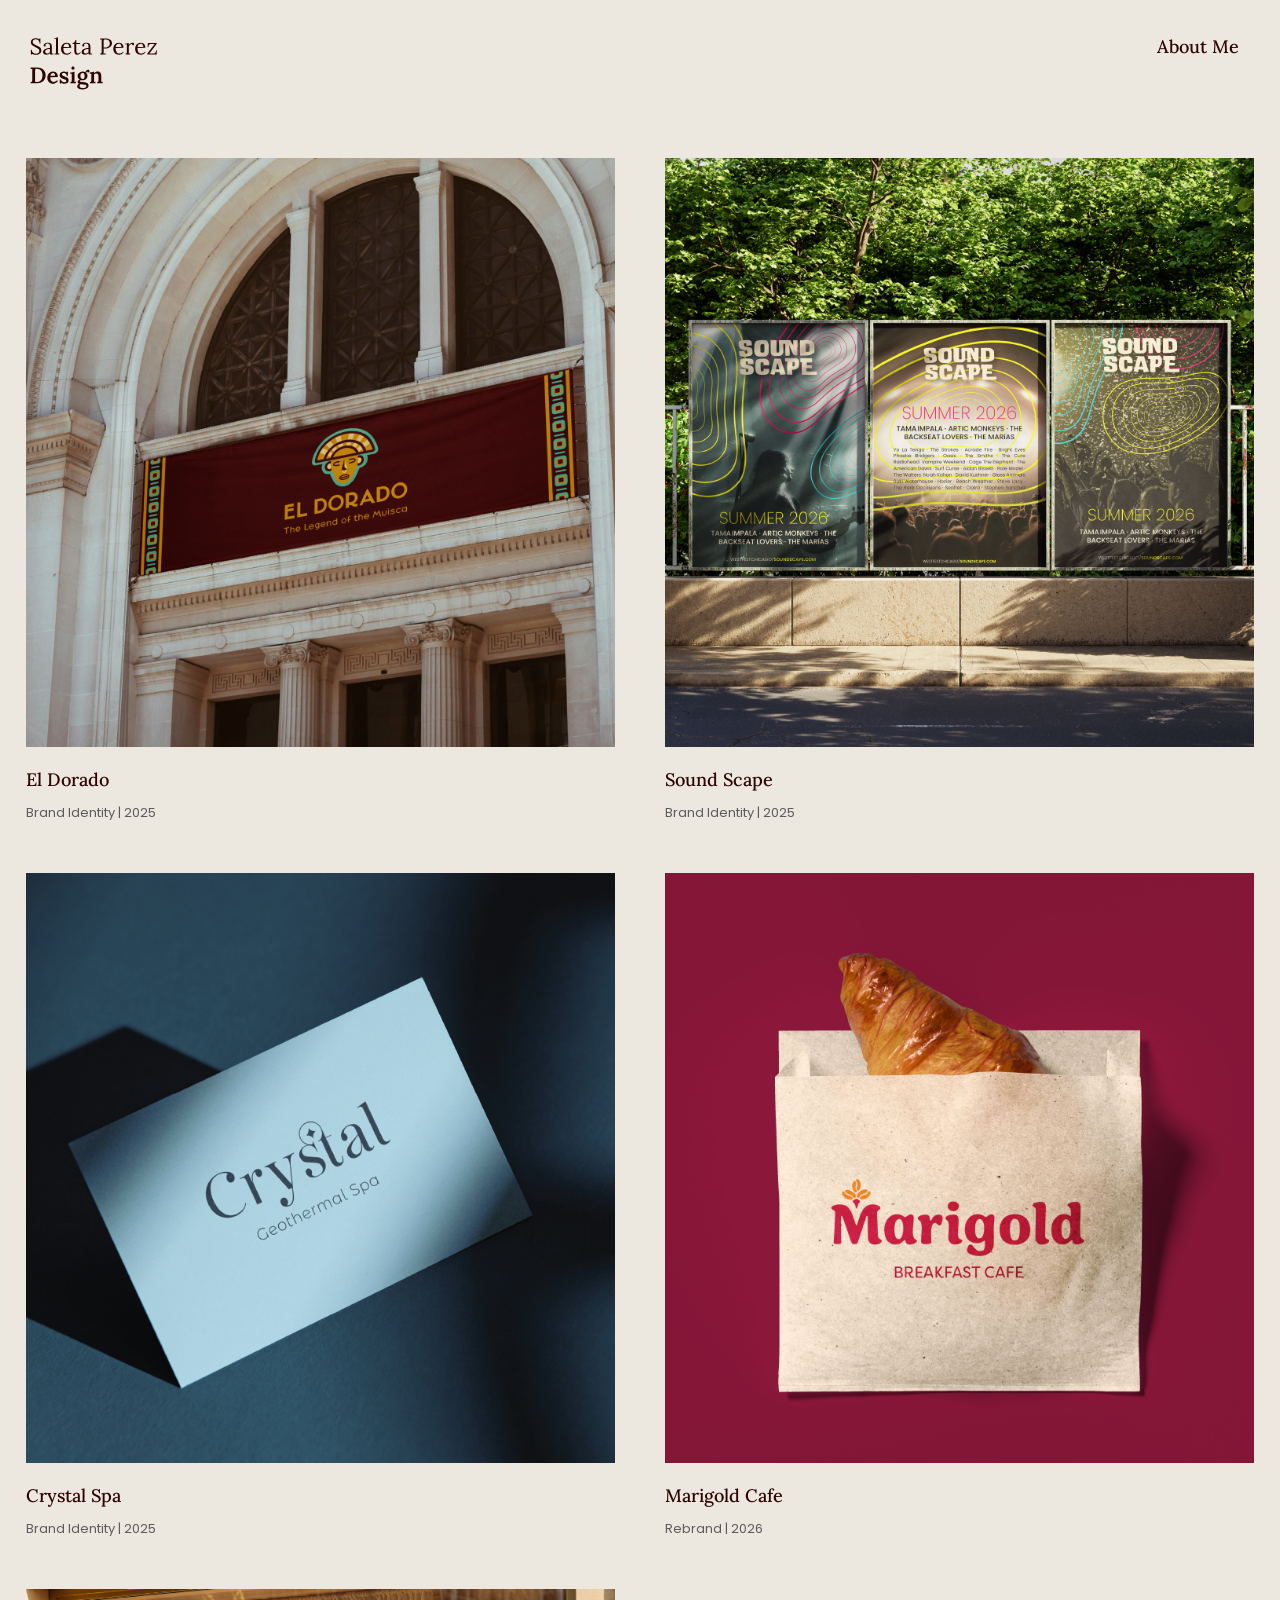
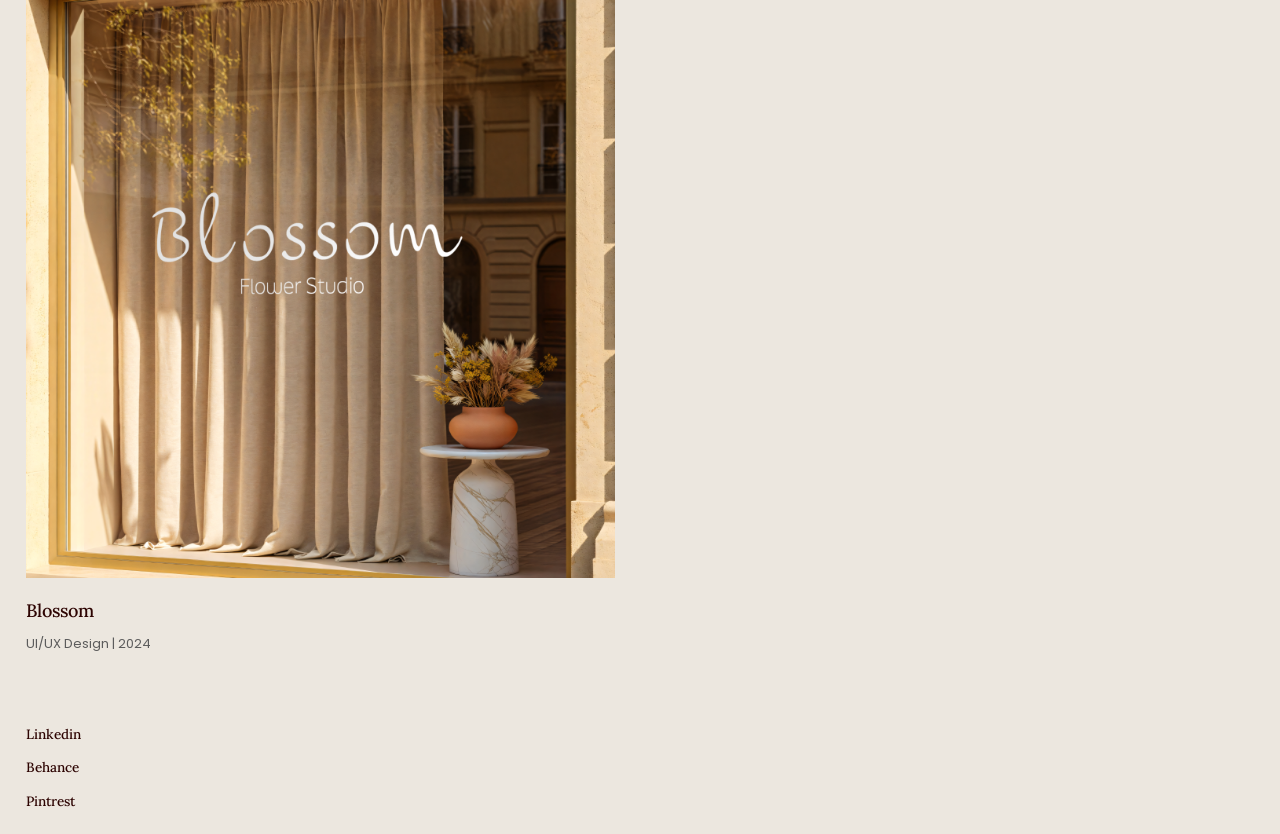
<file: index.html>
<!DOCTYPE html>
<html lang="en">

<head>
    <meta charset="UTF-8">
    <meta name="viewport" content="width=device-width, initial-scale=1">
    <title>Saleta Perez Portfolio</title>
    <link href="styles/main.css" type="text/css" rel="stylesheet">
    <link rel = "stylesheet" media = "screen and (min-width: 601px) and (max-width: 999px)" href = "styles/tablet.css">
    <link rel = "stylesheet" media = "screen and (max-width: 600px)" href = "styles/mobile.css">
    <link href="https://fonts.googleapis.com/css2?family=Parastoo:wght@400..700&family=Poppins:ital,wght@0,100;0,200;0,300;0,400;0,500;0,600;0,700;0,800;0,900;1,100;1,200;1,300;1,400;1,500;1,600;1,700;1,800;1,900&display=swap" rel="stylesheet">
    
    <link href="styles/layout.css" rel="stylesheet">
<link href="styles/motion.css" rel="stylesheet">
</head> 
<body class="home-page">

    <!-- header -->

    <header>
        <a href="index.html"> 
        <img class= "logo-img" src="assets/logo.svg" alt="logo">
        </a>
        <nav>
            <a href="aboutme.html">About Me</a>
        </nav>
        <img src="assets/hamburger-menu-btn.svg" class="hamburger-button" alt="image">
        <div class = "mobile-overlay">
            <img src="assets/close.svg" class="close-button" alt="image">
            <div class="overlay-nav">
                <a href="eldorado.html">El Dorado</a>
                <a href="soundscape.html">Sound Scape</a>
                <a href="crystalspa.html">Crystal Spa</a>
                <a href="marigold.html">Marigold Cafe</a>
                <a href="blossom.html">Blossom</a>
                <a href="aboutme.html">About Me</a>
            </div> 
        </div>
    </header>

   

    <!-- portfolio pieces -->

    <div class="portfolio-grid">
        <a class="projects" href="eldorado.html">
            <img src="assets/pro1.png" alt="image">
            <h2>El Dorado</h2>
            <p>Brand Identity | 2025</p>
        </a>

        <a class="projects" href="soundscape.html">
            <img src="assets/pro2.png" alt="image">
            <h2>Sound Scape</h2>
            <p>Brand Identity | 2025</p>
        </a>
    

        <a class="projects" href="crystalspa.html">
            <img src="assets/pro3.png" alt="image">
            <h2>Crystal Spa</h2>
            <p>Brand Identity | 2025</p>
        </a>
    
        <a class="projects" href="marigold.html">
            <img src="assets/pro4.png" alt="image">
            <h2>Marigold Cafe</h2>
            <p>Rebrand | 2026</p>
        </a>
    

        <a class="projects" href="blossom.html">
            <img src="assets/pro5.png" alt="image">
            <h2>Blossom</h2>
            <p>UI/UX Design | 2024</p>
        </a>
    </div>
  


    <!-- footer -->

    <footer>
        <div class="footer-container">
            <p><a href="https://www.linkedin.com/in/saleta-perez-a75803266" target="_blank">Linkedin</a></p>
            <p><a href="https://www.behance.net/saletaperez" target="_blank">Behance</a></p>
            <p><a href="https://www.pinterest.com/189saleta918/" target="_blank">Pintrest</a></p>
        </div>
    </footer>

    <script src="js/script.js"></script>
    
    
  

<script src="js/motion.js"></script>
</body>

</html>
</file>
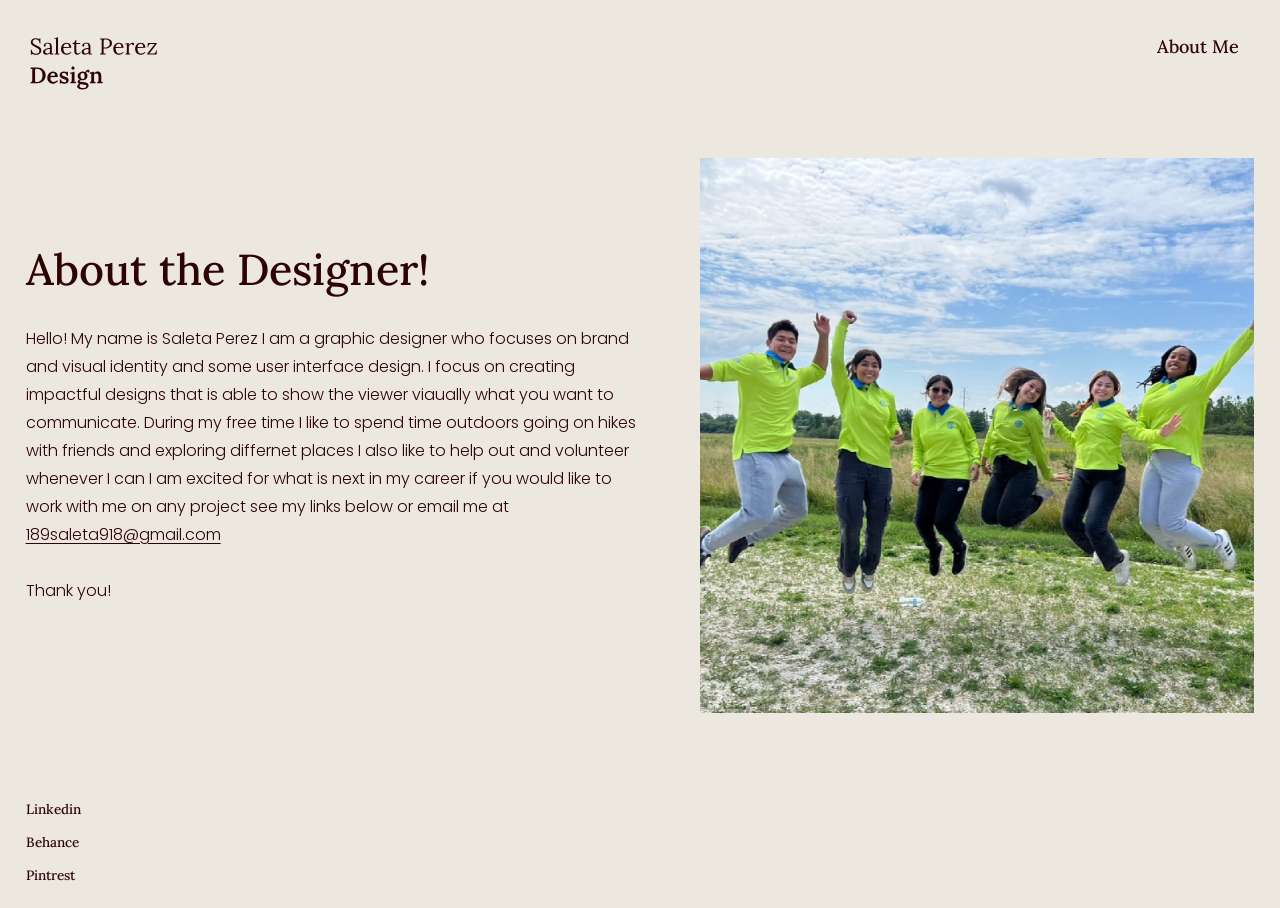
<file: aboutme.html>
<!DOCTYPE html>

<html lang="en">
<head>
<meta charset="utf-8"/>
<meta content="width=device-width, initial-scale=1" name="viewport"/>
<title>Saleta Perez Portfolio</title>
<link href="styles/main.css" rel="stylesheet" type="text/css"/>
<link href="styles/tablet.css" media="screen and (min-width: 601px) and (max-width: 999px)" rel="stylesheet"/>
<link href="styles/mobile.css" media="screen and (max-width: 600px)" rel="stylesheet"/>
<link href="https://fonts.googleapis.com/css2?family=Parastoo:wght@400..700&amp;family=Poppins:ital,wght@0,100;0,200;0,300;0,400;0,500;0,600;0,700;0,800;0,900;1,100;1,200;1,300;1,400;1,500;1,600;1,700;1,800;1,900&amp;display=swap" rel="stylesheet"/>
<link href="styles/layout.css" rel="stylesheet"/>
<link href="styles/motion.css" rel="stylesheet"/>
</head>
<body class="about-page">
<!-- header -->
<header>
<a href="index.html">
<img alt="logo" class="logo-img" src="assets/logo.svg"/>
</a>
<nav>
<a href="aboutme.html">About Me</a>
</nav>
<img alt="image" class="hamburger-button" src="assets/hamburger-menu-btn.svg"/>
<div class="mobile-overlay">
<img alt="image" class="close-button" src="assets/close.svg"/>
<div class="overlay-nav">
<a href="eldorado.html">El Dorado</a>
<a href="soundscape.html">Sound Scape</a>
<a href="crystalspa.html">Crystal Spa</a>
<a href="marigold.html">Marigold Cafe</a>
<a href="blossom.html">Blossom</a>
<a href="aboutme.html">About Me</a>
</div>
</div>
</header>
<main class="about-layout">
<div class="container">
<div class="aboutme-info">
<h1>About the Designer!</h1>
<p class="about-copy">Hello! My name is Saleta Perez I am a graphic designer who focuses on brand and visual identity and some user interface design.
            I focus on creating impactful designs that is able to show the viewer viaually what you want to communicate. During my free time
            I like to spend time outdoors going on hikes with friends and exploring differnet places I also like to help out and volunteer whenever I can
            I am excited for what is next in my career if you would like to work with me on any project see my links below or email me at <a href="mailto:189saleta918@gmail.com">189saleta918@gmail.com</a><br/><br/>

            Thank you!<br/><br/>
</p>
</div>
</div>
<div class="carousel">
<img alt="image" class="carousel-images" src="assets/img3.png"/>


</div>
</main>
<!-- footer -->
<footer>
<div class="footer-container">
<p><a href="https://www.linkedin.com/in/saleta-perez-a75803266" target="_blank">Linkedin</a></p>
<p><a href="https://www.behance.net/saletaperez" target="_blank">Behance</a></p>
<p><a href="https://www.pinterest.com/189saleta918/" target="_blank">Pintrest</a></p>
</div>
</footer>
<script src="js/script.js"></script>
<script src="js/motion.js"></script>
</body>
</html>
</file>
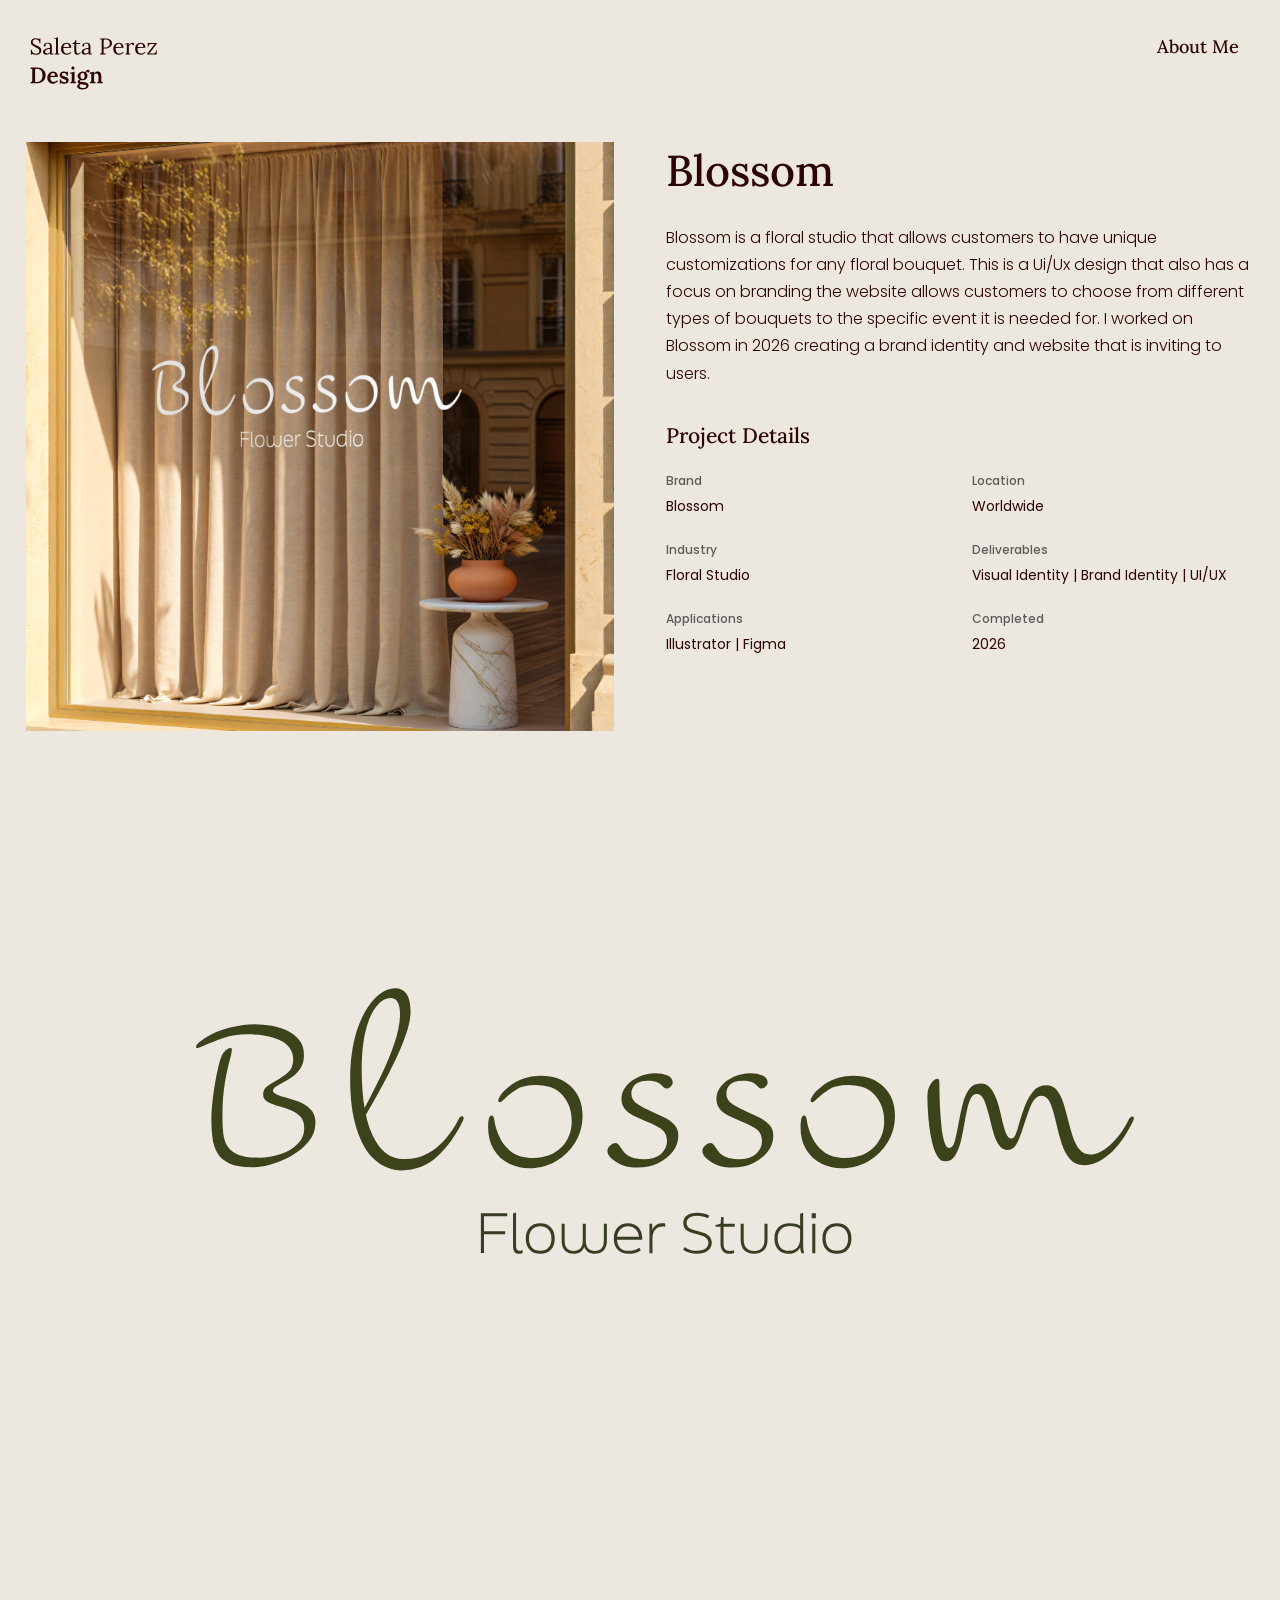
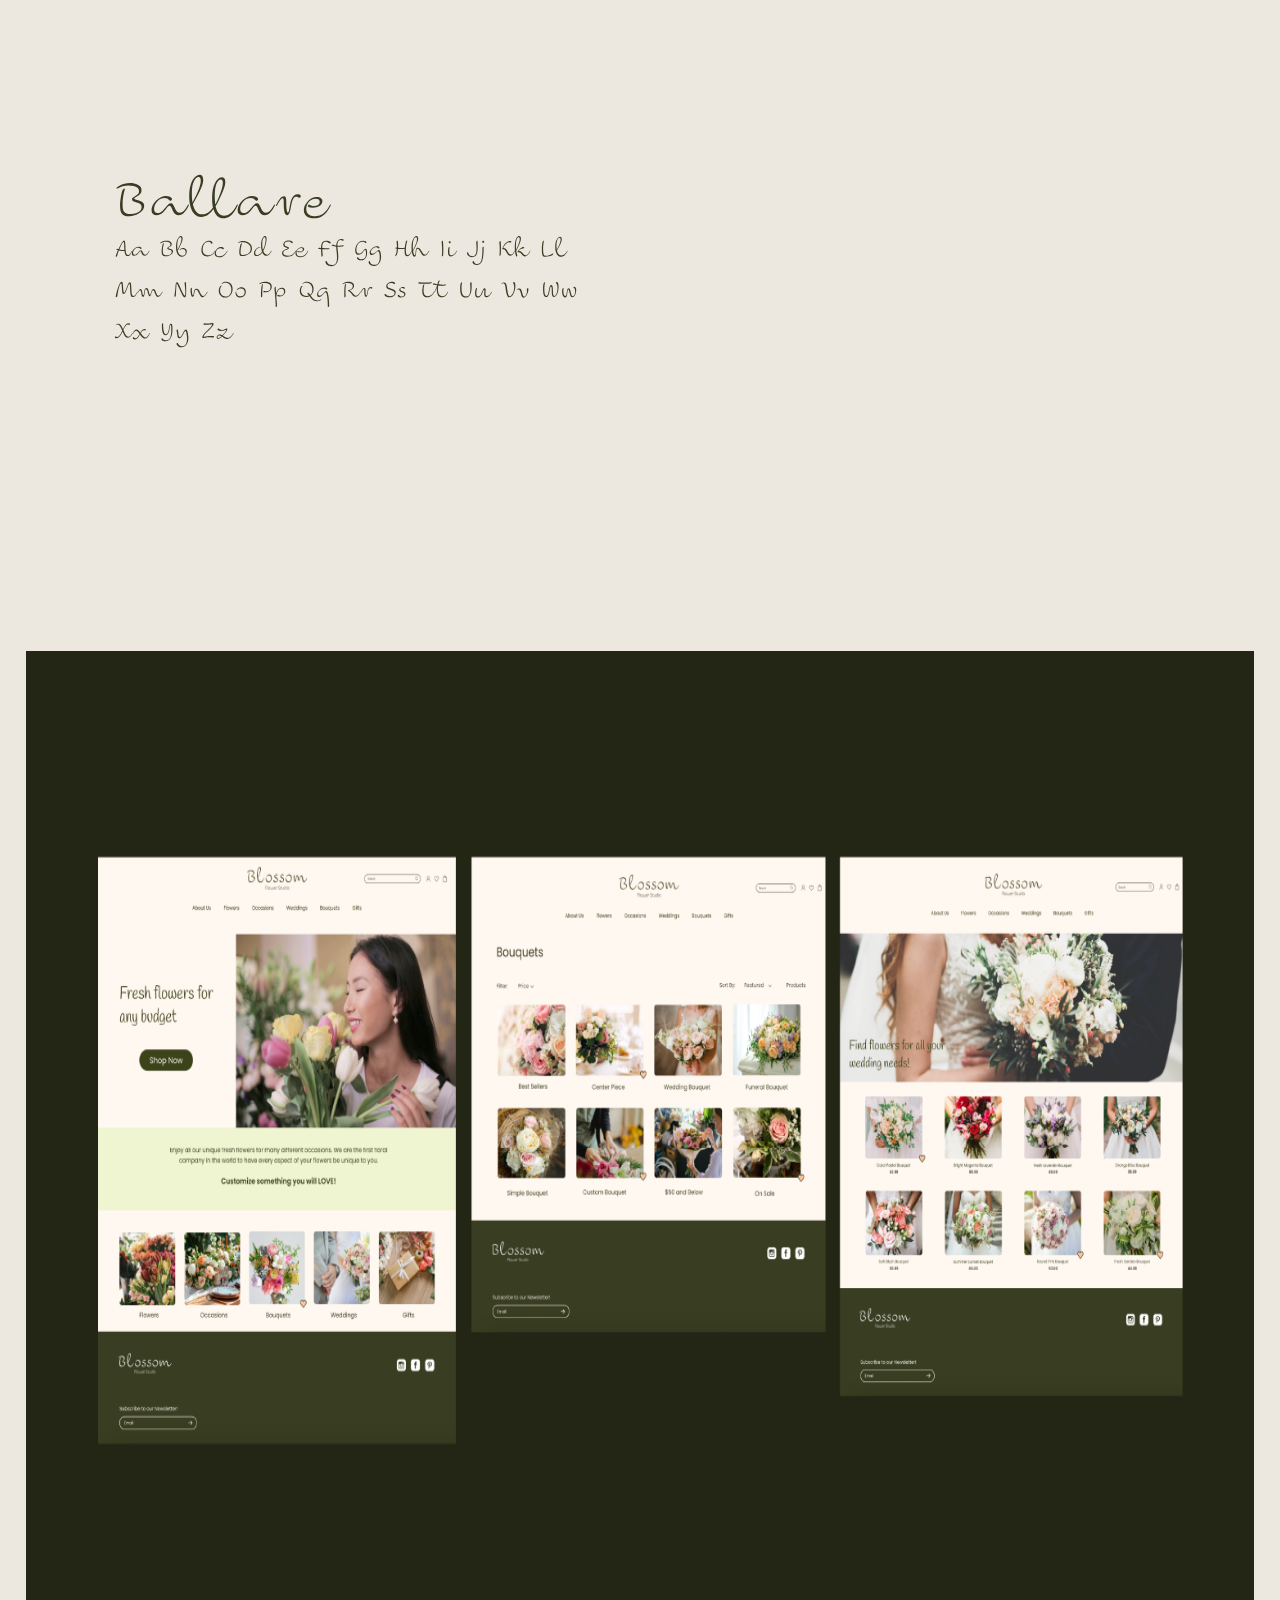
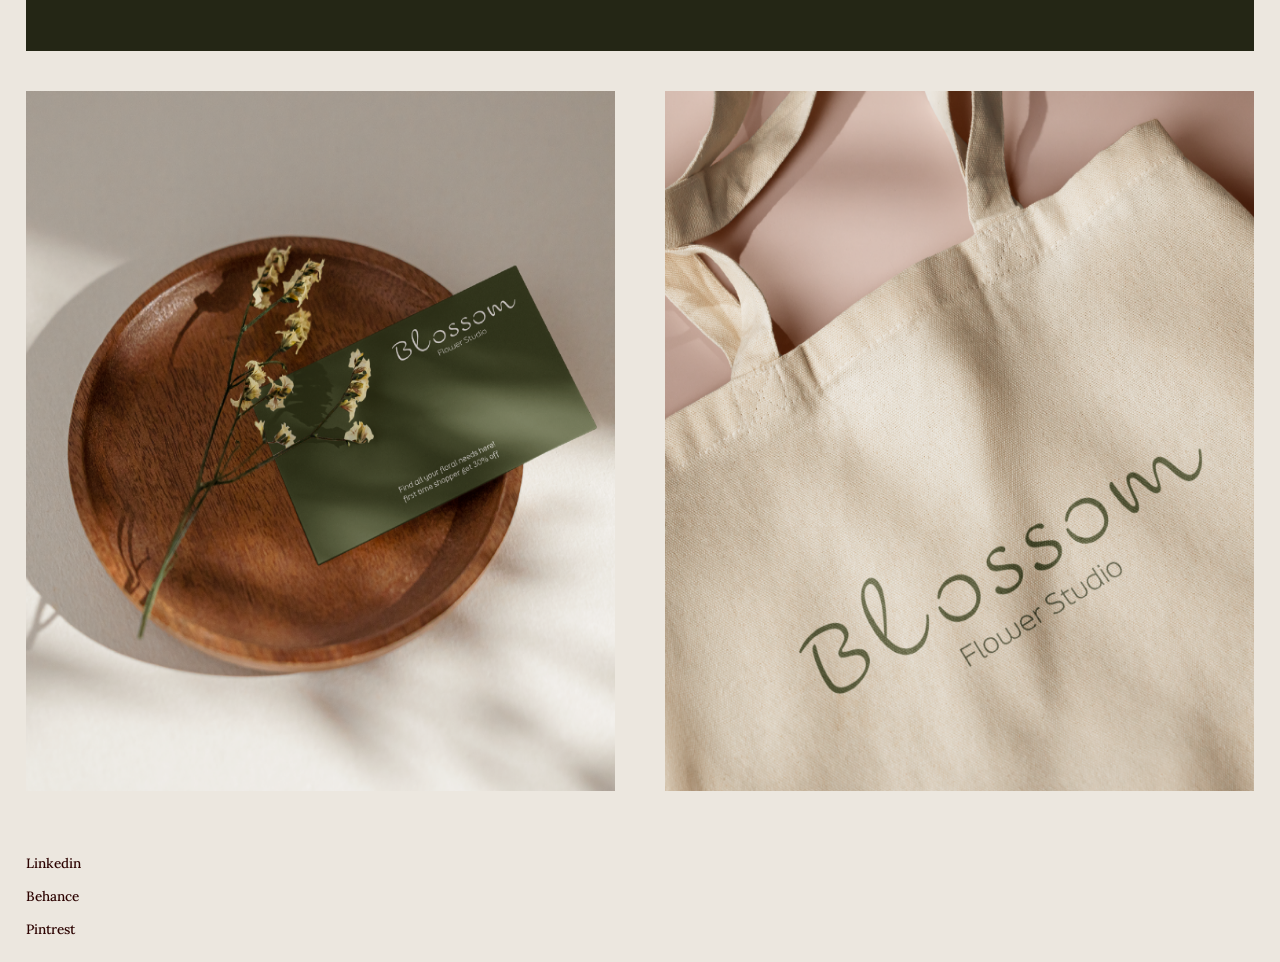
<file: blossom.html>
<!DOCTYPE html>

<html lang="en">
<head>
<meta charset="utf-8"/>
<meta content="width=device-width, initial-scale=1" name="viewport"/>
<title>Saleta Perez Portfolio</title>
<link href="styles/main.css" rel="stylesheet" type="text/css"/>
<link href="styles/tablet.css" media="screen and (min-width: 601px) and (max-width: 999px)" rel="stylesheet"/>
<link href="styles/mobile.css" media="screen and (max-width: 600px)" rel="stylesheet"/>
<link href="https://fonts.googleapis.com/css2?family=Parastoo:wght@400..700&amp;family=Poppins:ital,wght@0,100;0,200;0,300;0,400;0,500;0,600;0,700;0,800;0,900;1,100;1,200;1,300;1,400;1,500;1,600;1,700;1,800;1,900&amp;display=swap" rel="stylesheet"/>

<link href="styles/project-layout.css" rel="stylesheet"/><link href="styles/motion.css" rel="stylesheet">
</head>
<body class="project-page">
<!-- header -->
<header>
<a href="index.html">
<img alt="logo" class="logo-img" src="assets/logo.svg"/>
</a>
<nav>
<a href="aboutme.html">About Me</a>
</nav>
<img alt="image" class="hamburger-button" src="assets/hamburger-menu-btn.svg"/>
<div class="mobile-overlay">
<img alt="image" class="close-button" src="assets/close.svg"/>
<div class="overlay-nav">
<a href="eldorado.html">El Dorado</a>
<a href="soundscape.html">Sound Scape</a>
<a href="crystalspa.html">Crystal Spa</a>
<a href="marigold.html">Marigold Cafe</a>
<a href="blossom.html">Blossom</a>
<a href="aboutme.html">About Me</a>
</div>
</div>
</header>
<!-- project info -->
<div class="container project-intro">
<img alt="decorative-image" class="bg-img" src="assets/pro5.png"/>
<div class="project-info">
<h1>Blossom</h1>
<p class="project-description">Blossom is a floral studio that allows customers to have unique customizations for any floral bouquet. 
            This is a Ui/Ux design that also has a focus on branding the website allows customers to choose from different types of
            bouquets to the specific event it is needed for. I worked on Blossom in 2026 creating a brand identity and website that is inviting to users.</p>
<div class="text-box">
<h3>Project Details</h3>
<div class="text-right">
<dl class="project-facts"><div class="project-fact"><dt>Brand</dt><dd>Blossom</dd></div><div class="project-fact"><dt>Location</dt><dd>Worldwide</dd></div><div class="project-fact"><dt>Industry</dt><dd>Floral Studio</dd></div><div class="project-fact"><dt>Deliverables</dt><dd>Visual Identity | Brand Identity | UI/UX</dd></div><div class="project-fact"><dt>Applications</dt><dd>Illustrator | Figma</dd></div><div class="project-fact"><dt>Completed</dt><dd>2026</dd></div></dl>

</div>
</div>
</div>
</div>
<!-- Images -->
<div class="container project-media">
<picture class="mobile-artwork"><source media="(max-width: 600px)" srcset="assets/mobile/blogo.svg"><img alt="decorative-image" class="pro1-img" src="assets/blogo.svg"/></picture>
</div>

<div class="container project-media">
<picture class="mobile-artwork"><source media="(max-width: 600px)" srcset="assets/mobile/btype.svg"><img alt="decorative-image" class="pro1-img" src="assets/btype.svg"/></picture>
<picture class="mobile-artwork"><source media="(max-width: 600px)" srcset="assets/mobile/bcolor.svg"><img alt="decorative-image" class="pro1-img" src="assets/bcolor.svg"/></picture>
</div>

<div class="container project-media">
<img alt="decorative-image" class="pro2-img" src="assets/bweb.png"/>
</div>

<div class="container project-media">
<img alt="decorative-image" class="pro1-img" src="assets/pro5mc.png"/>
<img alt="decorative-image" class="pro1-img" src="assets/pro5mc2.png"/>
</div>

<!-- footer -->
<footer>
<div class="footer-container">
<p><a href="https://www.linkedin.com/in/saleta-perez-a75803266" target="_blank">Linkedin</a></p>
<p><a href="https://www.behance.net/saletaperez" target="_blank">Behance</a></p>
<p><a href="https://www.pinterest.com/189saleta918/" target="_blank">Pintrest</a></p>
</div>
</footer>
<script src="js/script.js"></script>


<script src="js/motion.js"></script>
</body>
</html>
</file>
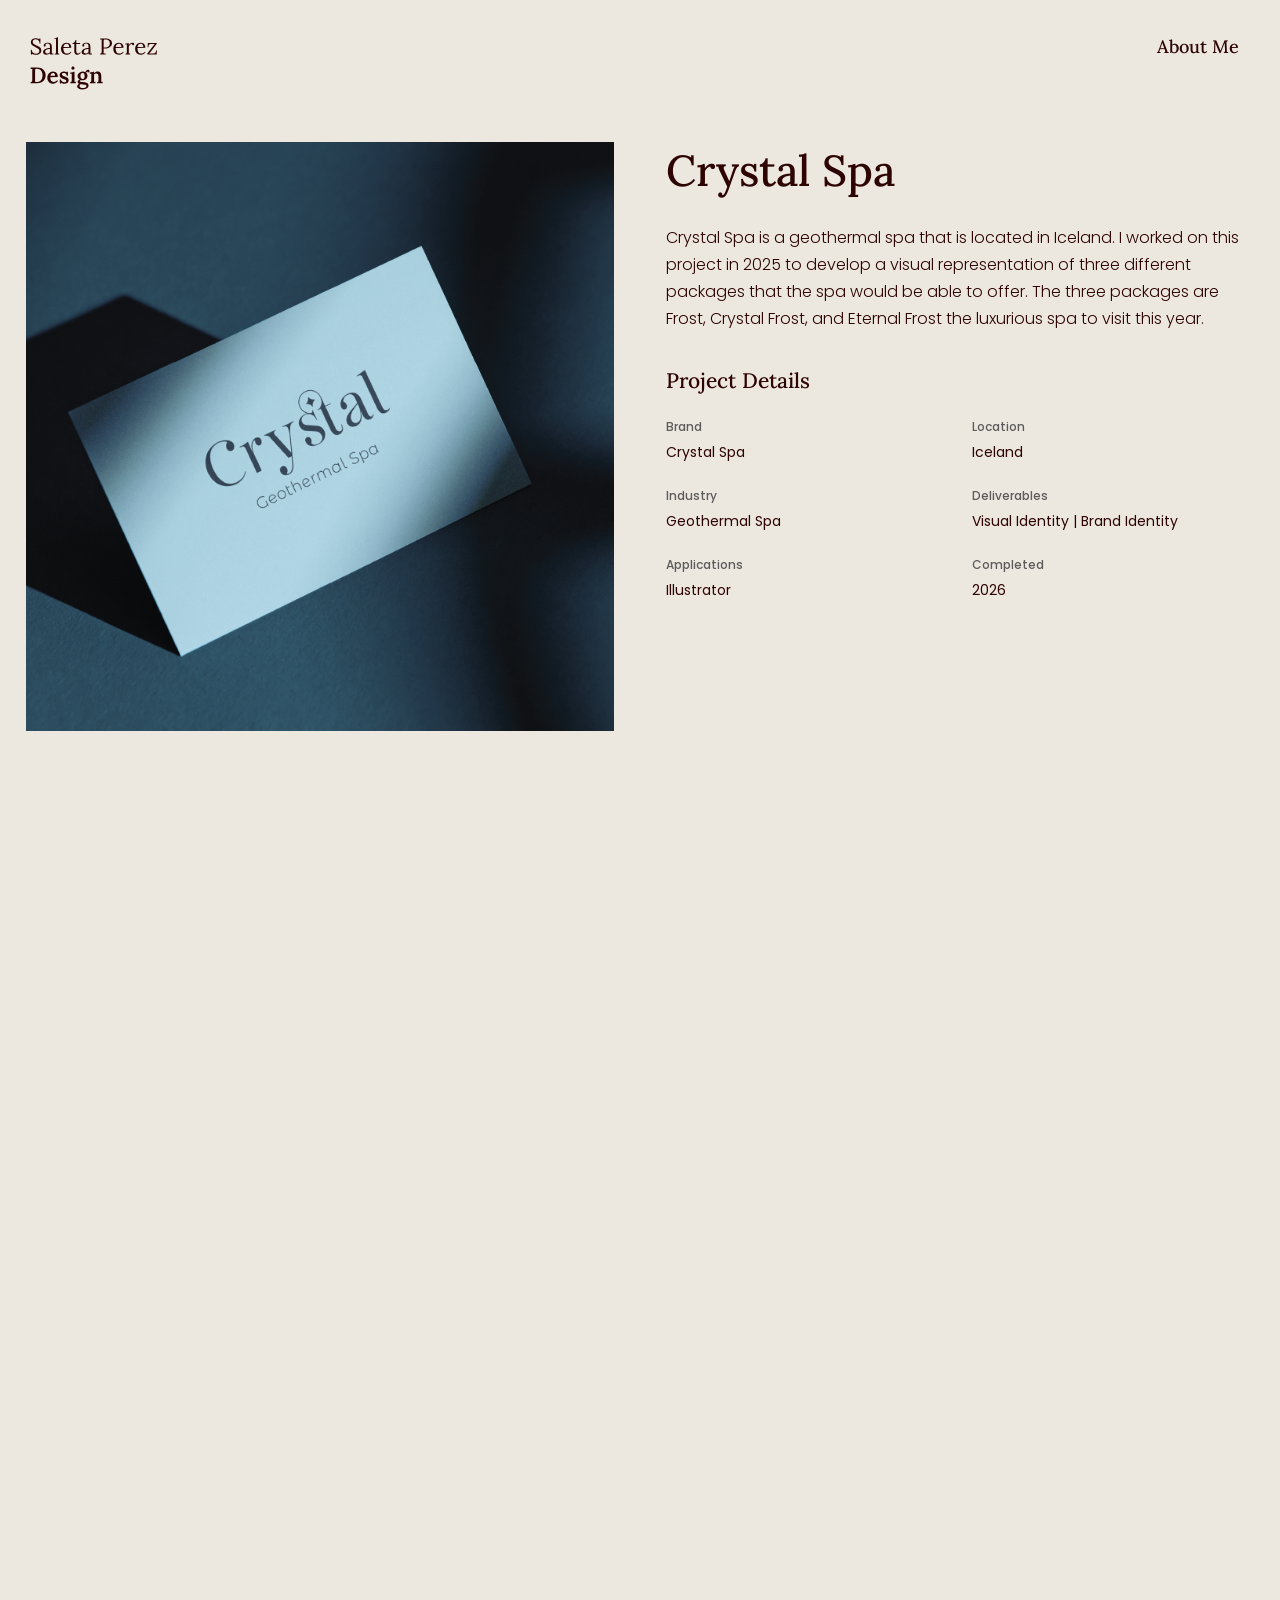
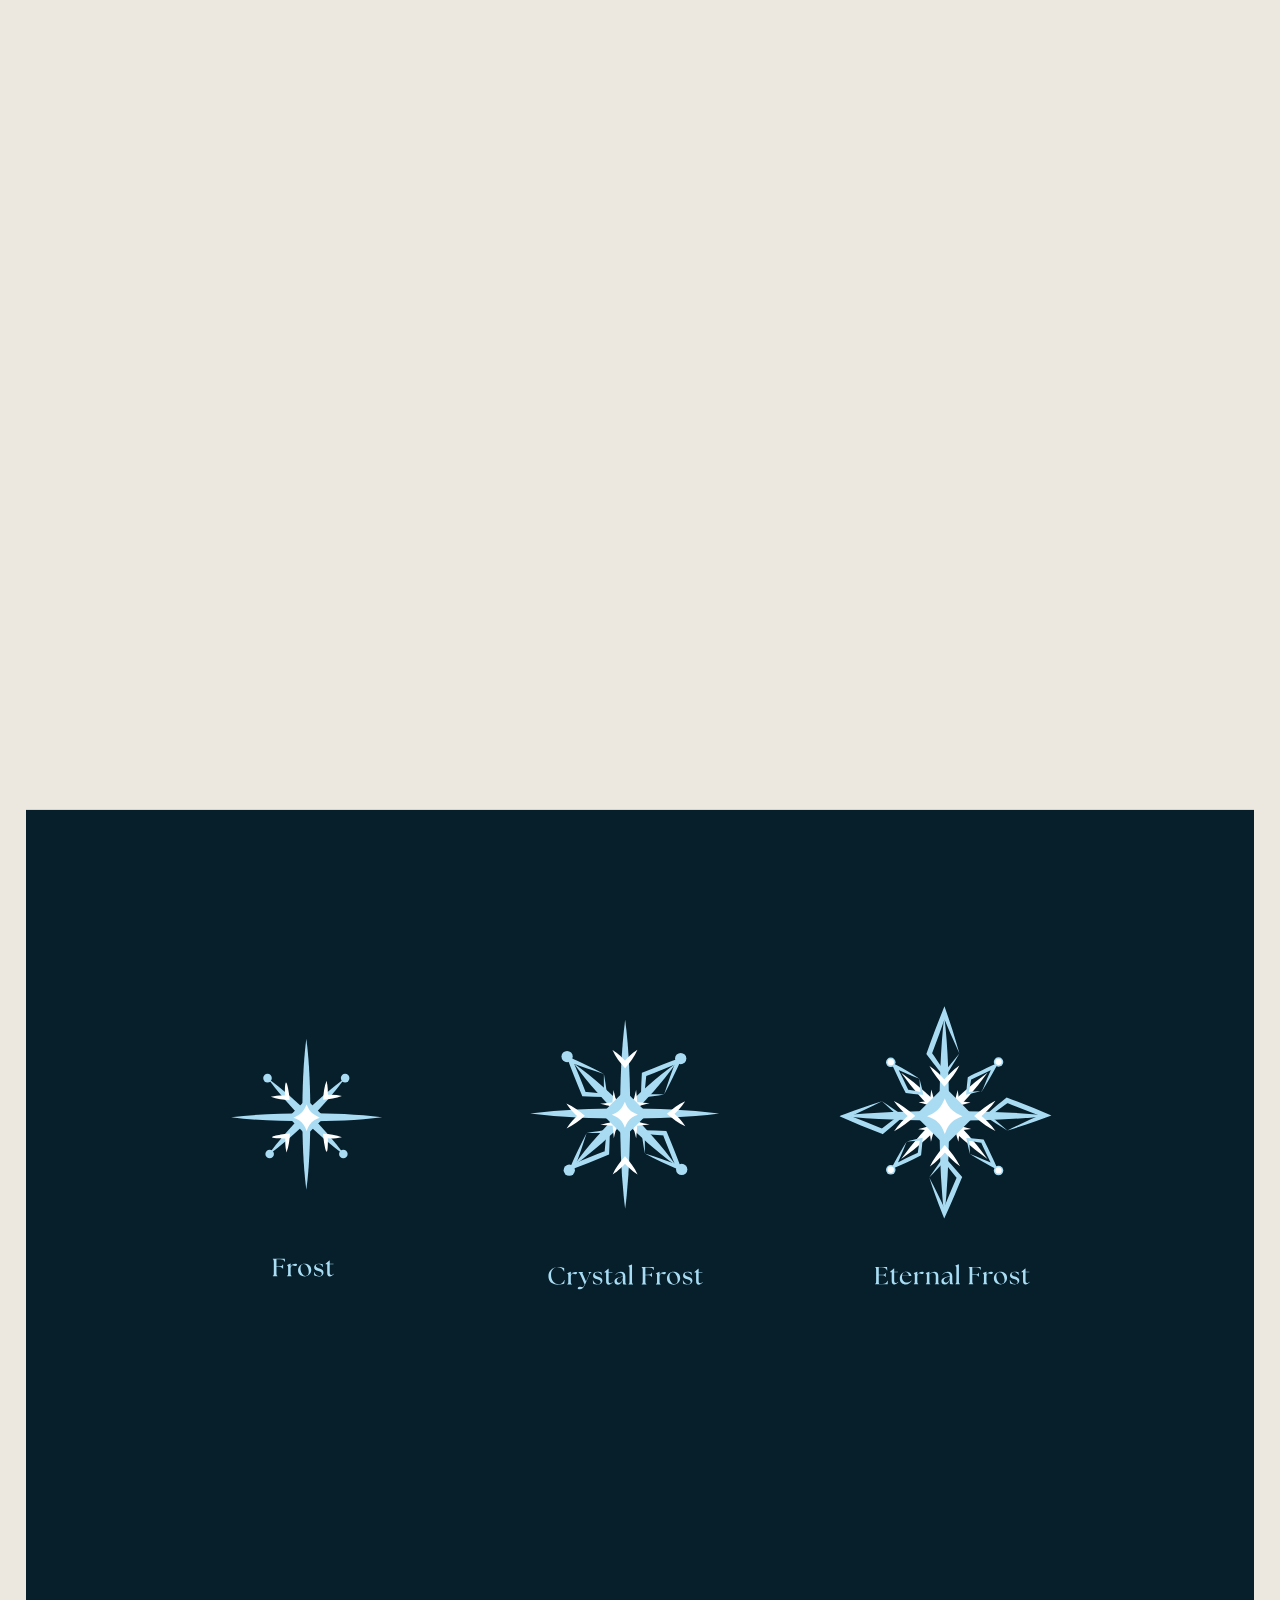
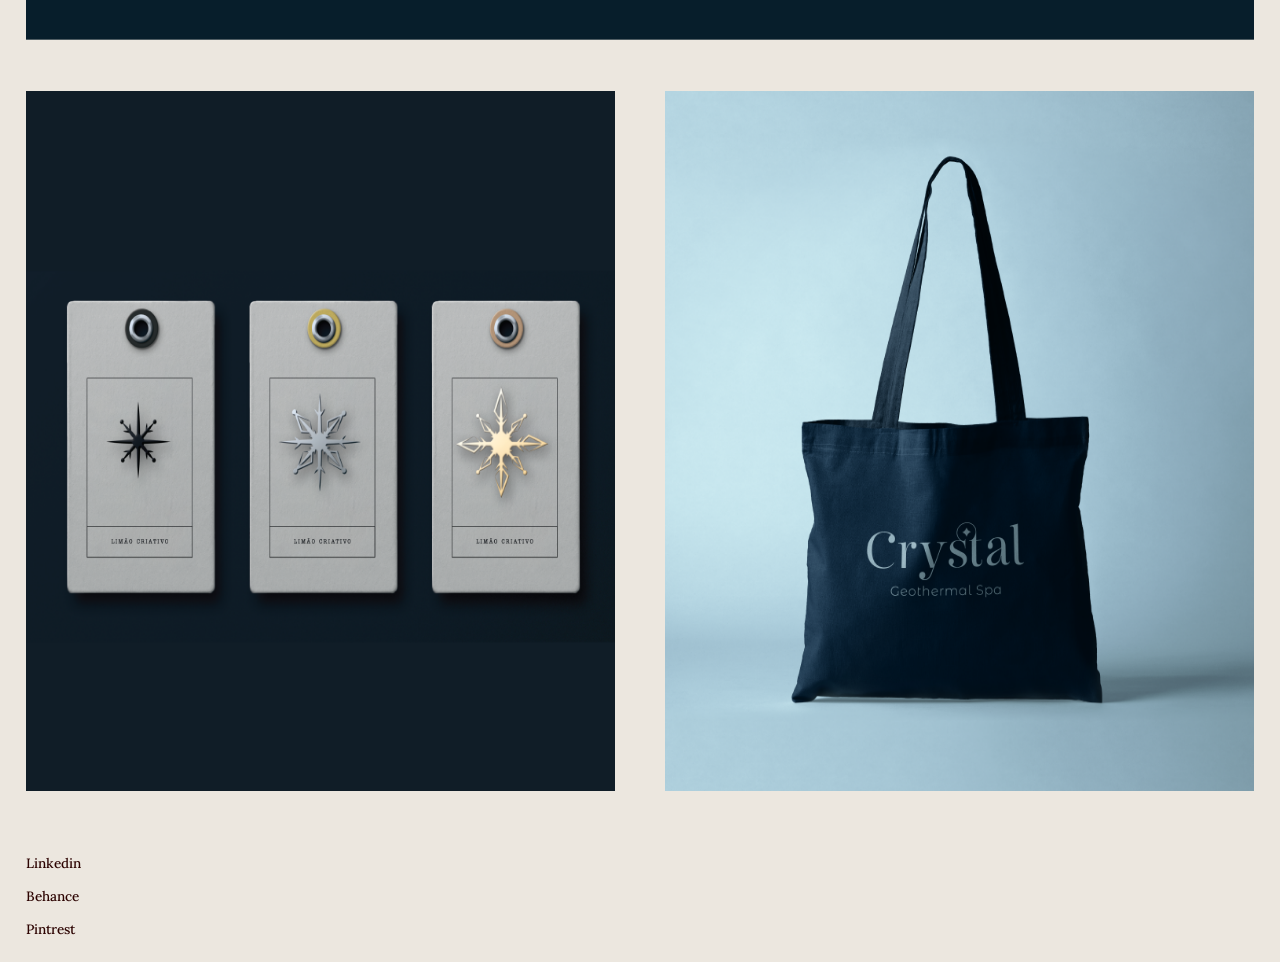
<file: crystalspa.html>
<!DOCTYPE html>

<html lang="en">
<head>
<meta charset="utf-8"/>
<meta content="width=device-width, initial-scale=1" name="viewport"/>
<title>Saleta Perez Portfolio</title>
<link href="styles/main.css" rel="stylesheet" type="text/css"/>
<link href="styles/tablet.css" media="screen and (min-width: 601px) and (max-width: 999px)" rel="stylesheet"/>
<link href="styles/mobile.css" media="screen and (max-width: 600px)" rel="stylesheet"/>
<link href="https://fonts.googleapis.com/css2?family=Parastoo:wght@400..700&amp;family=Poppins:ital,wght@0,100;0,200;0,300;0,400;0,500;0,600;0,700;0,800;0,900;1,100;1,200;1,300;1,400;1,500;1,600;1,700;1,800;1,900&amp;display=swap" rel="stylesheet"/>

<link href="styles/project-layout.css" rel="stylesheet"/><link href="styles/motion.css" rel="stylesheet">
</head>
<body class="project-page">
<!-- header -->
<header>
<a href="index.html">
<img alt="logo" class="logo-img" src="assets/logo.svg"/>
</a>
<nav>
<a href="aboutme.html">About Me</a>
</nav>
<img alt="image" class="hamburger-button" src="assets/hamburger-menu-btn.svg"/>
<div class="mobile-overlay">
<img alt="image" class="close-button" src="assets/close.svg"/>
<div class="overlay-nav">
<a href="eldorado.html">El Dorado</a>
<a href="soundscape.html">Sound Scape</a>
<a href="crystalspa.html">Crystal Spa</a>
<a href="marigold.html">Marigold Cafe</a>
<a href="blossom.html">Blossom</a>
<a href="aboutme.html">About Me</a>
</div>
</div>
</header>
<!-- project info -->
<div class="container project-intro">
<img alt="decorative-image" class="bg-img" src="assets/pro3.png"/>
<div class="project-info">
<h1>Crystal Spa</h1>
<p class="project-description">Crystal Spa is a geothermal spa that is located in Iceland. I worked on this project in 2025 to develop a visual representation of three different packages that the spa would be able to offer.
            The three packages are Frost, Crystal Frost, and Eternal Frost the luxurious spa to visit this year.</p>
<div class="text-box">
<h3>Project Details</h3>
<div class="text-right">
<dl class="project-facts"><div class="project-fact"><dt>Brand</dt><dd>Crystal Spa</dd></div><div class="project-fact"><dt>Location</dt><dd>Iceland</dd></div><div class="project-fact"><dt>Industry</dt><dd>Geothermal Spa</dd></div><div class="project-fact"><dt>Deliverables</dt><dd>Visual Identity | Brand Identity</dd></div><div class="project-fact"><dt>Applications</dt><dd>Illustrator</dd></div><div class="project-fact"><dt>Completed</dt><dd>2026</dd></div></dl>

</div>
</div>
</div>
</div>
<!-- Images -->
<div class="container project-media">
<picture class="mobile-artwork"><source media="(max-width: 600px)" srcset="assets/mobile/cslogo.svg"><img alt="decorative-image" class="pro1-img" src="assets/cslogo.svg"/></picture>
</div>

<div class="container project-media">
<picture class="mobile-artwork"><source media="(max-width: 600px)" srcset="assets/mobile/cstype.svg"><img alt="decorative-image" class="pro1-img" src="assets/cstype.svg"/></picture>
<picture class="mobile-artwork"><source media="(max-width: 600px)" srcset="assets/mobile/cscolor.svg"><img alt="decorative-image" class="pro1-img" src="assets/cscolor.svg"/></picture>
</div>

<div class="container project-media">
<img alt="decorative-image" class="pro2-img" src="assets/csicons.svg"/>
</div>

<div class="container project-media">
<img alt="decorative-image" class="pro1-img" src="assets/pro3mc3.png"/>
<img alt="decorative-image" class="pro1-img" src="assets/pro3mc2.png"/>
</div>

<!-- footer -->
<footer>
<div class="footer-container">
<p><a href="https://www.linkedin.com/in/saleta-perez-a75803266" target="_blank">Linkedin</a></p>
<p><a href="https://www.behance.net/saletaperez" target="_blank">Behance</a></p>
<p><a href="https://www.pinterest.com/189saleta918/" target="_blank">Pintrest</a></p>
</div>
</footer>
<script src="js/script.js"></script>


<script src="js/motion.js"></script>
</body>
</html>
</file>
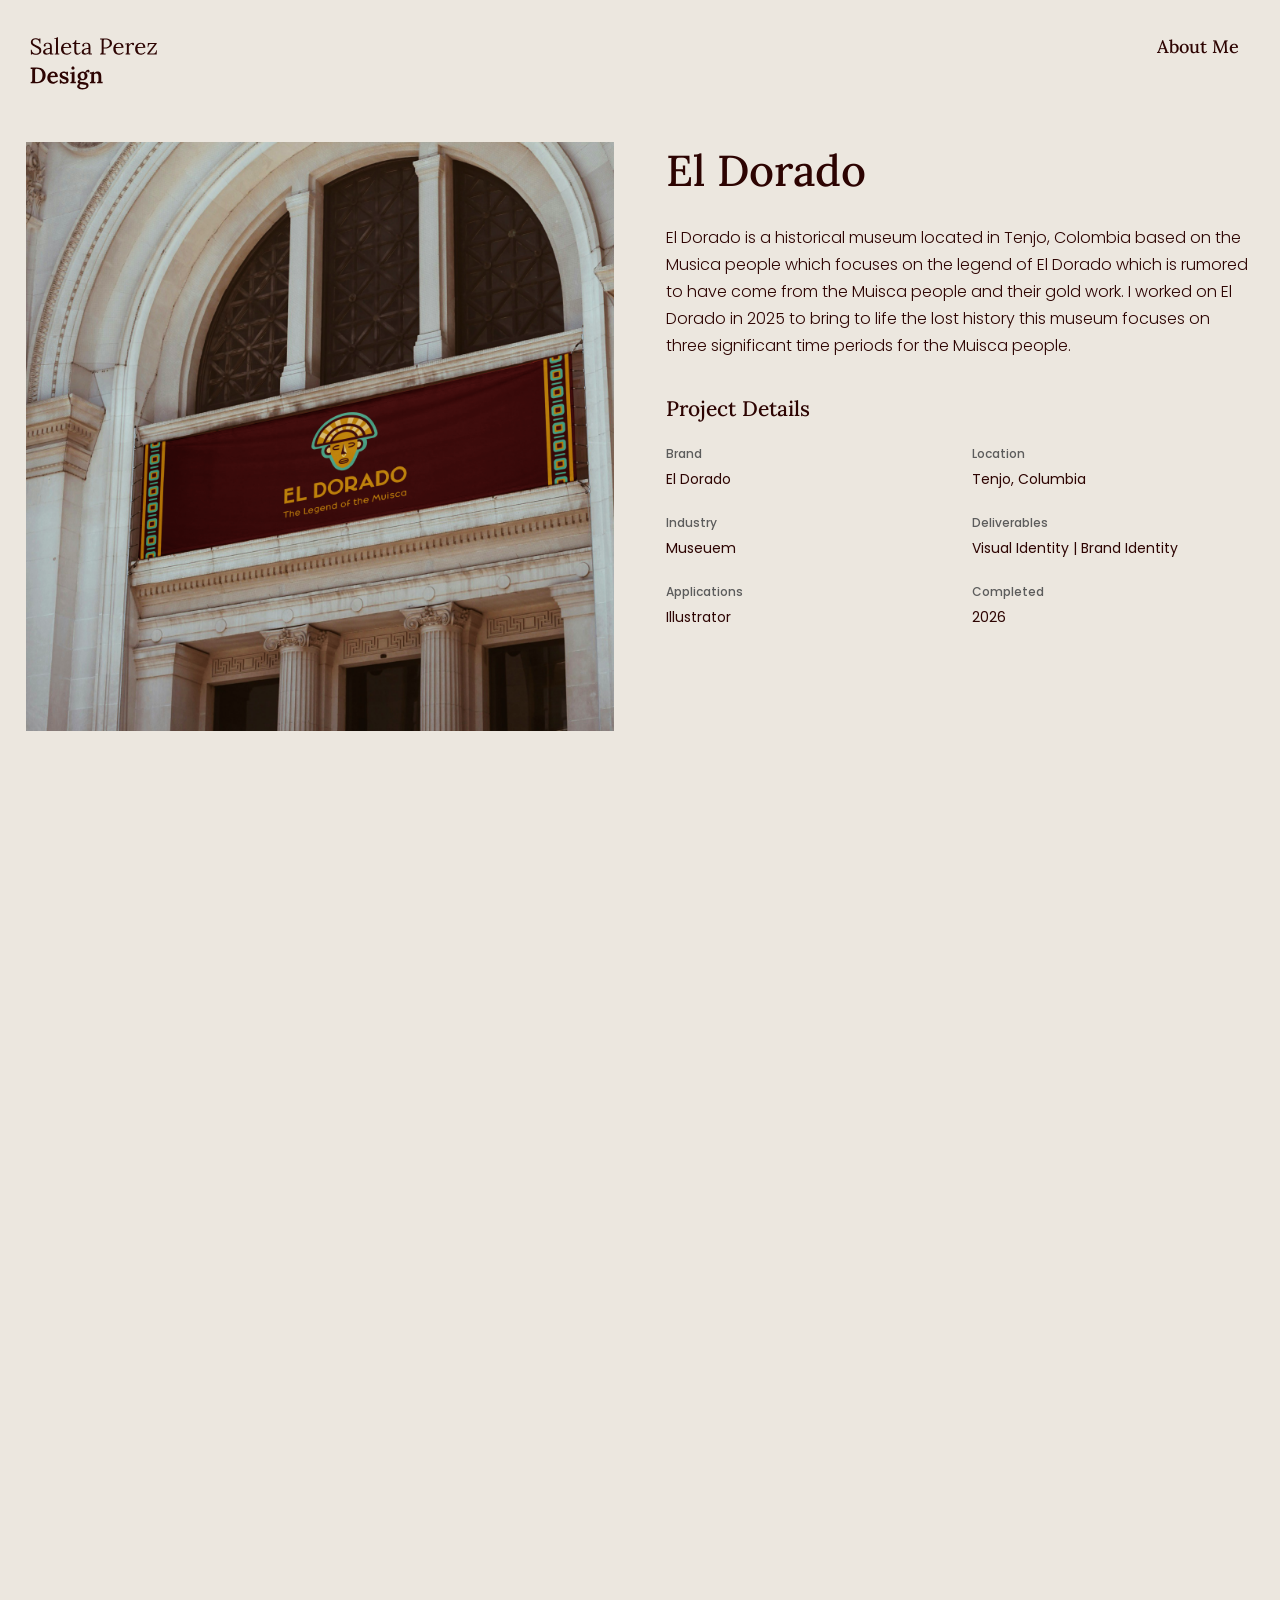
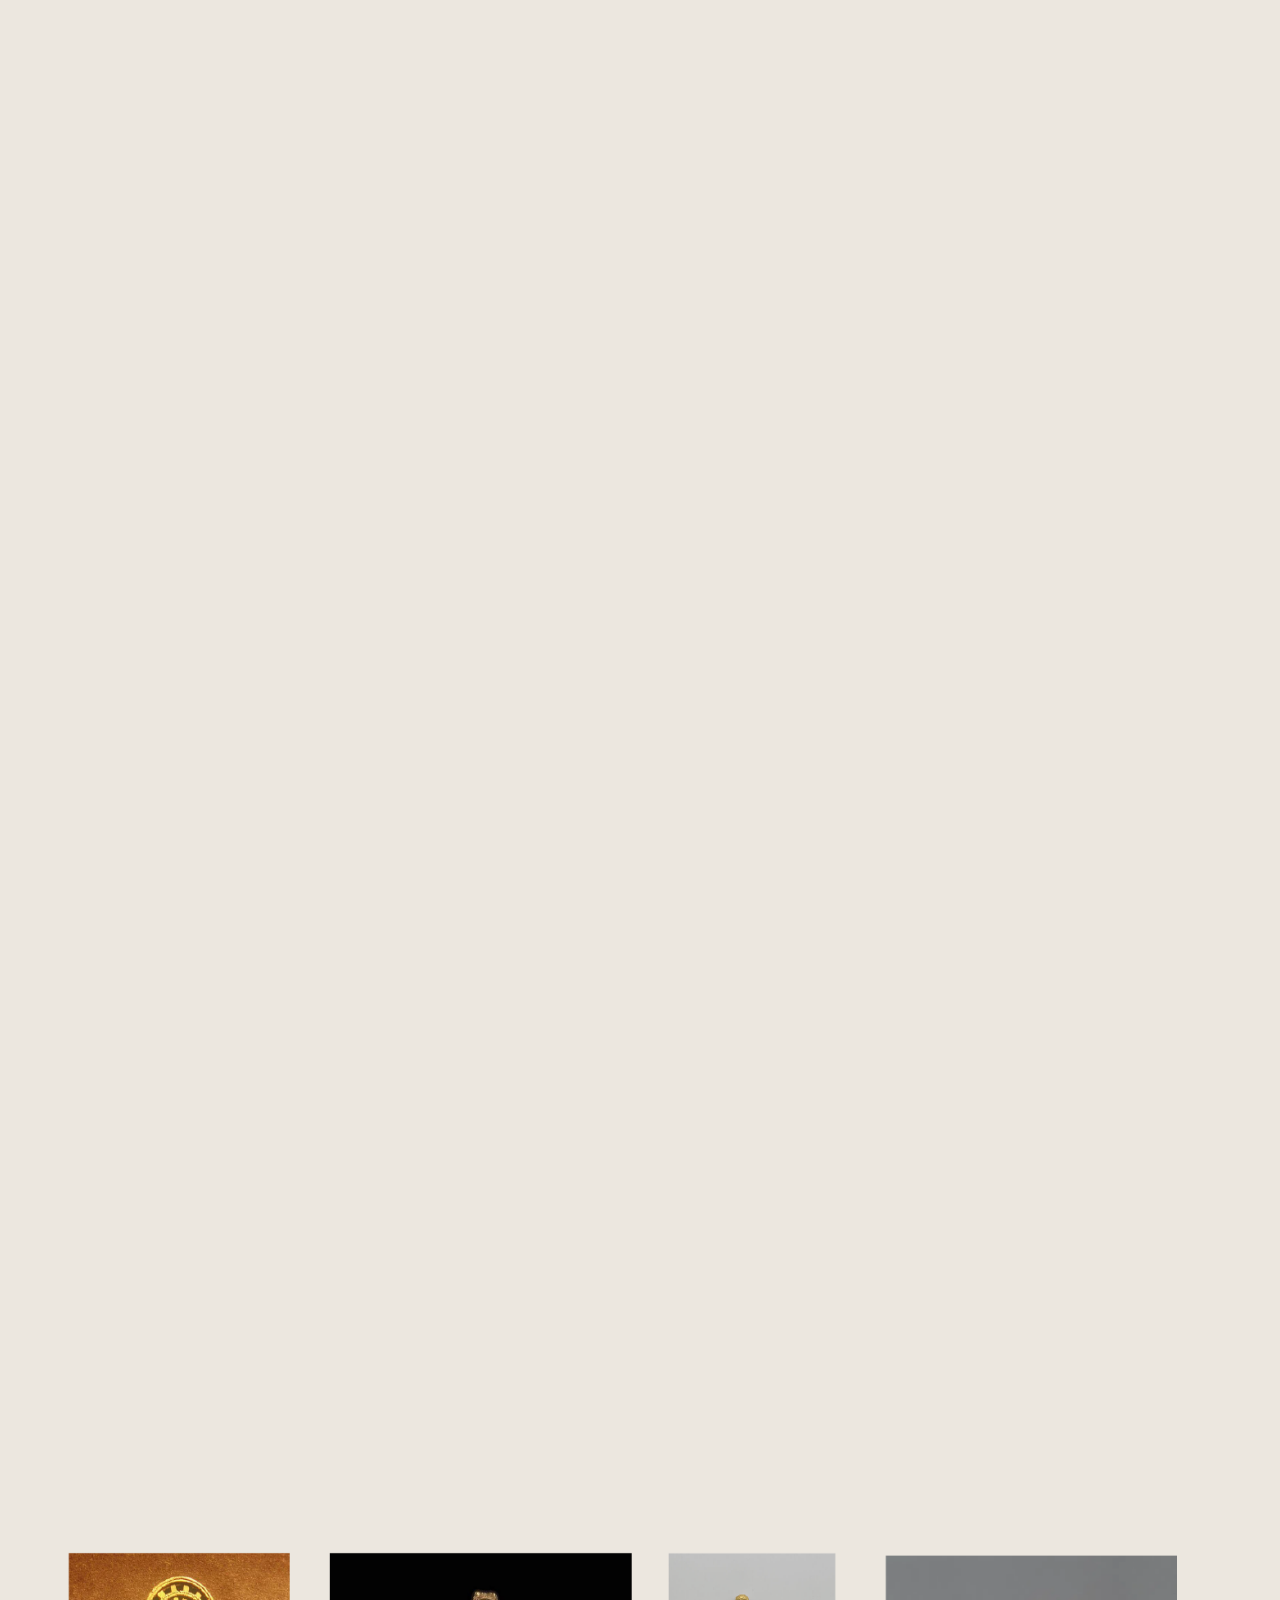
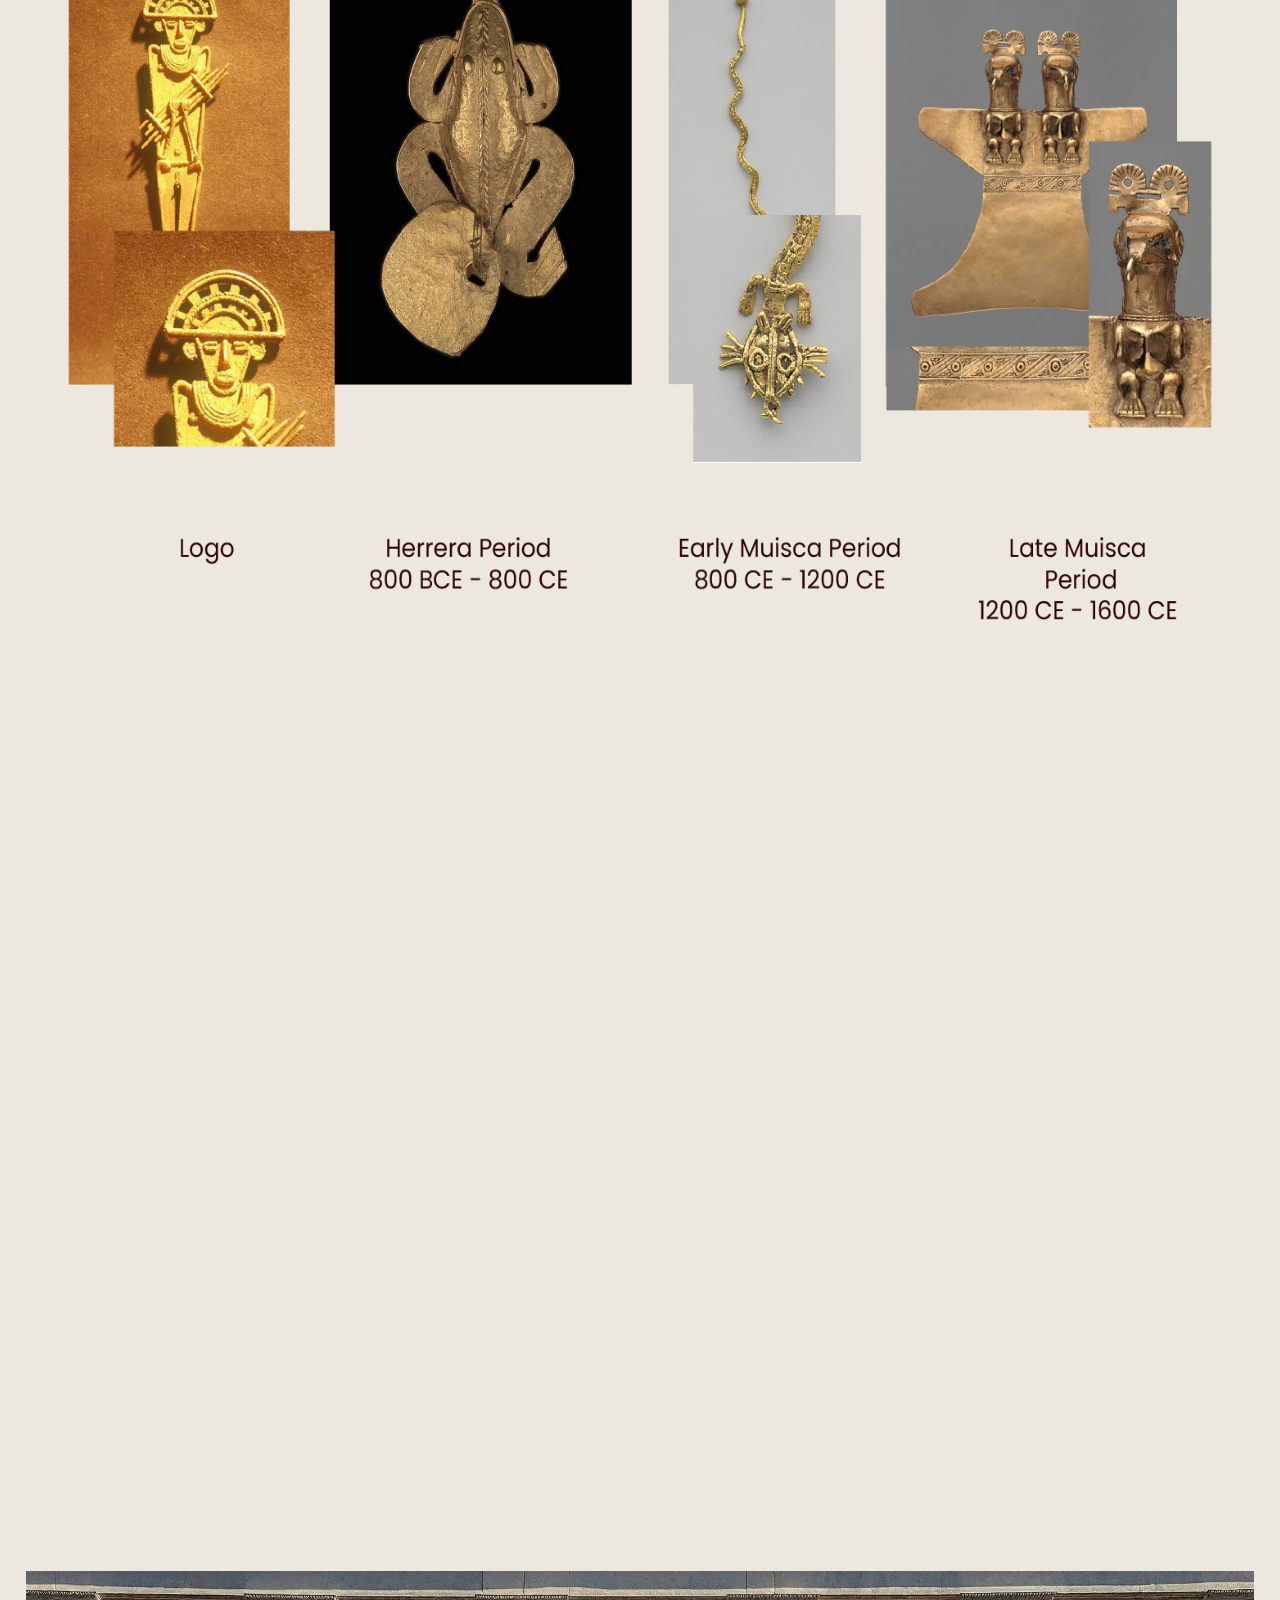
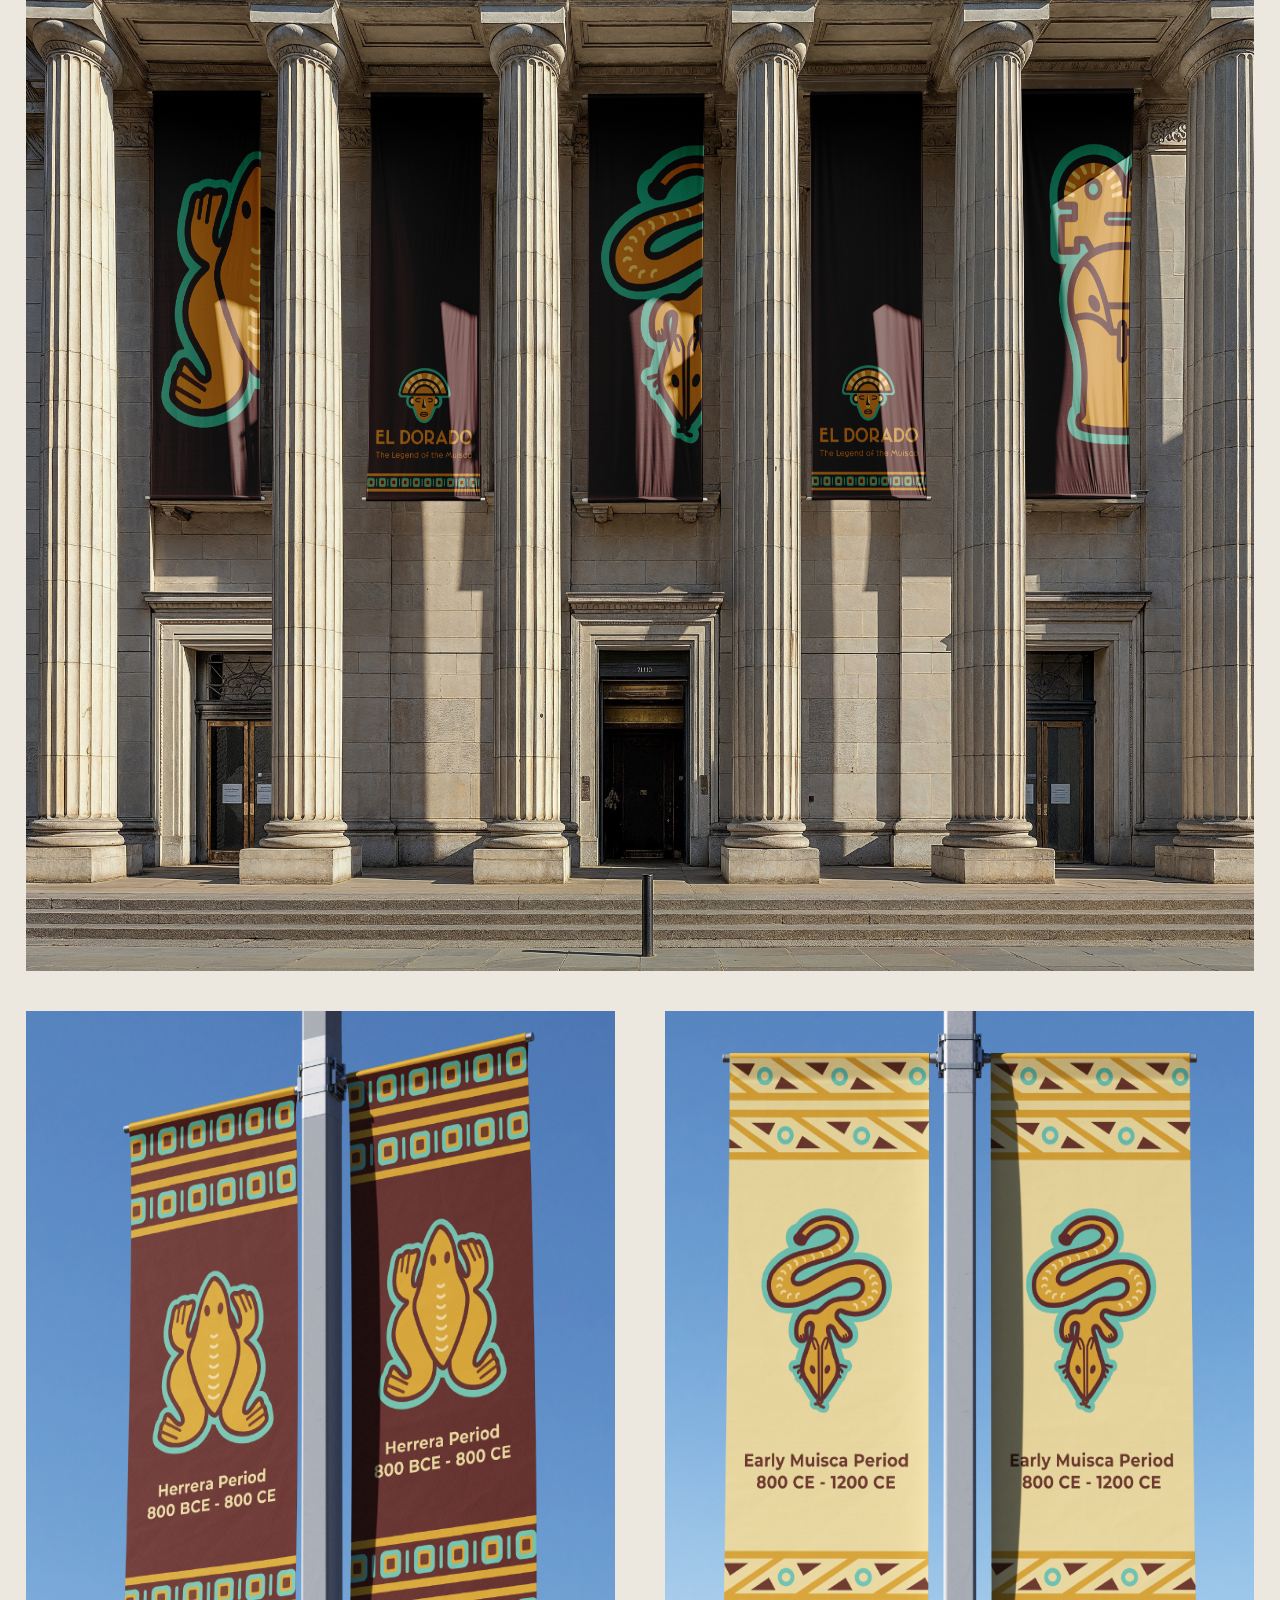
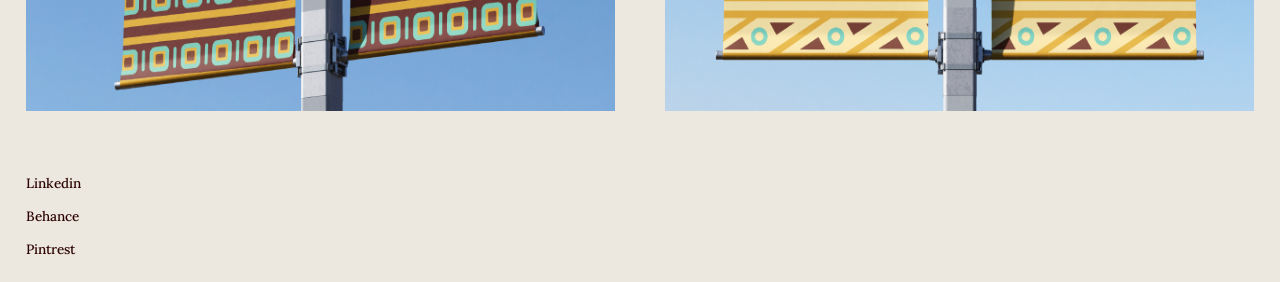
<file: eldorado.html>
<!DOCTYPE html>

<html lang="en">
<head>
<meta charset="utf-8"/>
<meta content="width=device-width, initial-scale=1" name="viewport"/>
<title>Saleta Perez Portfolio</title>
<link href="styles/main.css" rel="stylesheet" type="text/css"/>
<link href="styles/tablet.css" media="screen and (min-width: 601px) and (max-width: 999px)" rel="stylesheet"/>
<link href="styles/mobile.css" media="screen and (max-width: 600px)" rel="stylesheet"/>
<link href="https://fonts.googleapis.com/css2?family=Parastoo:wght@400..700&amp;family=Poppins:ital,wght@0,100;0,200;0,300;0,400;0,500;0,600;0,700;0,800;0,900;1,100;1,200;1,300;1,400;1,500;1,600;1,700;1,800;1,900&amp;display=swap" rel="stylesheet"/>

<link href="styles/project-layout.css" rel="stylesheet"/><link href="styles/motion.css" rel="stylesheet">
</head>
<body class="project-page">
<!-- header -->
<header>
<a href="index.html">
<img alt="logo" class="logo-img" src="assets/logo.svg"/>
</a>
<nav>
<a href="aboutme.html">About Me</a>
</nav>
<img alt="image" class="hamburger-button" src="assets/hamburger-menu-btn.svg"/>
<div class="mobile-overlay">
<img alt="image" class="close-button" src="assets/close.svg"/>
<div class="overlay-nav">
<a href="eldorado.html">El Dorado</a>
<a href="soundscape.html">Sound Scape</a>
<a href="crystalspa.html">Crystal Spa</a>
<a href="marigold.html">Marigold Cafe</a>
<a href="blossom.html">Blossom</a>
<a href="aboutme.html">About Me</a>
</div>
</div>
</header>
<!-- project info -->
<div class="container project-intro">
<img alt="decorative-image" class="bg-img" src="assets/pro1.png"/>
<div class="project-info">
<h1>El Dorado</h1>
<p class="project-description">El Dorado is a historical museum located in Tenjo, Colombia based on the Musica people which focuses on the legend of El Dorado
        which is rumored to have come from the Muisca people and their gold work. I worked on El Dorado in 2025 to bring to life the lost history
        this museum focuses on three significant time periods for the Muisca people.</p>
<div class="text-box">
<h3>Project Details</h3>
<div class="text-right">
<dl class="project-facts"><div class="project-fact"><dt>Brand</dt><dd>El Dorado</dd></div><div class="project-fact"><dt>Location</dt><dd>Tenjo, Columbia</dd></div><div class="project-fact"><dt>Industry</dt><dd>Museuem</dd></div><div class="project-fact"><dt>Deliverables</dt><dd>Visual Identity | Brand Identity</dd></div><div class="project-fact"><dt>Applications</dt><dd>Illustrator</dd></div><div class="project-fact"><dt>Completed</dt><dd>2026</dd></div></dl>

</div>
</div>
</div>
</div>
<!-- Images -->
<div class="container project-media">
<picture class="mobile-artwork"><source media="(max-width: 600px)" srcset="assets/mobile/edlogo.svg"><img alt="decorative-image" class="pro1-img" src="assets/edlogo.svg"/></picture>
</div>

<div class="container project-media">
<picture class="mobile-artwork"><source media="(max-width: 600px)" srcset="assets/mobile/edtype.svg"><img alt="decorative-image" class="pro1-img" src="assets/edtype.svg"/></picture>
</div>

<div class="container project-media">
<picture class="mobile-artwork"><source media="(max-width: 600px)" srcset="assets/mobile/edcolor.svg"><img alt="decorative-image" class="pro1-img" src="assets/edcolor.svg"/></picture>
</div>

<div class="container project-media">
<img alt="decorative-image" class="pro1mc-img" src="assets/edref.png"/>
</div>

<div class="container project-media">
<picture class="mobile-artwork"><source media="(max-width: 600px)" srcset="assets/mobile/edicons.svg"><img alt="decorative-image" class="pro1-img" src="assets/edicons.svg"/></picture>
</div>

<div class="container project-media">
<img alt="decorative-image" class="pro1mc-img" src="assets/pro1mc4.png"/>
</div>

<div class="container project-media">
<img alt="decorative-image" class="pro1-img" src="assets/pro1mc.png"/>
<img alt="decorative-image" class="pro1-img" src="assets/pro1mc2.png"/>
</div>

<!-- footer -->
<footer>
<div class="footer-container">
<p><a href="https://www.linkedin.com/in/saleta-perez-a75803266" target="_blank">Linkedin</a></p>
<p><a href="https://www.behance.net/saletaperez" target="_blank">Behance</a></p>
<p><a href="https://www.pinterest.com/189saleta918/" target="_blank">Pintrest</a></p>
</div>
</footer>
<script src="js/script.js"></script>


<script src="js/motion.js"></script>
</body>
</html>
</file>
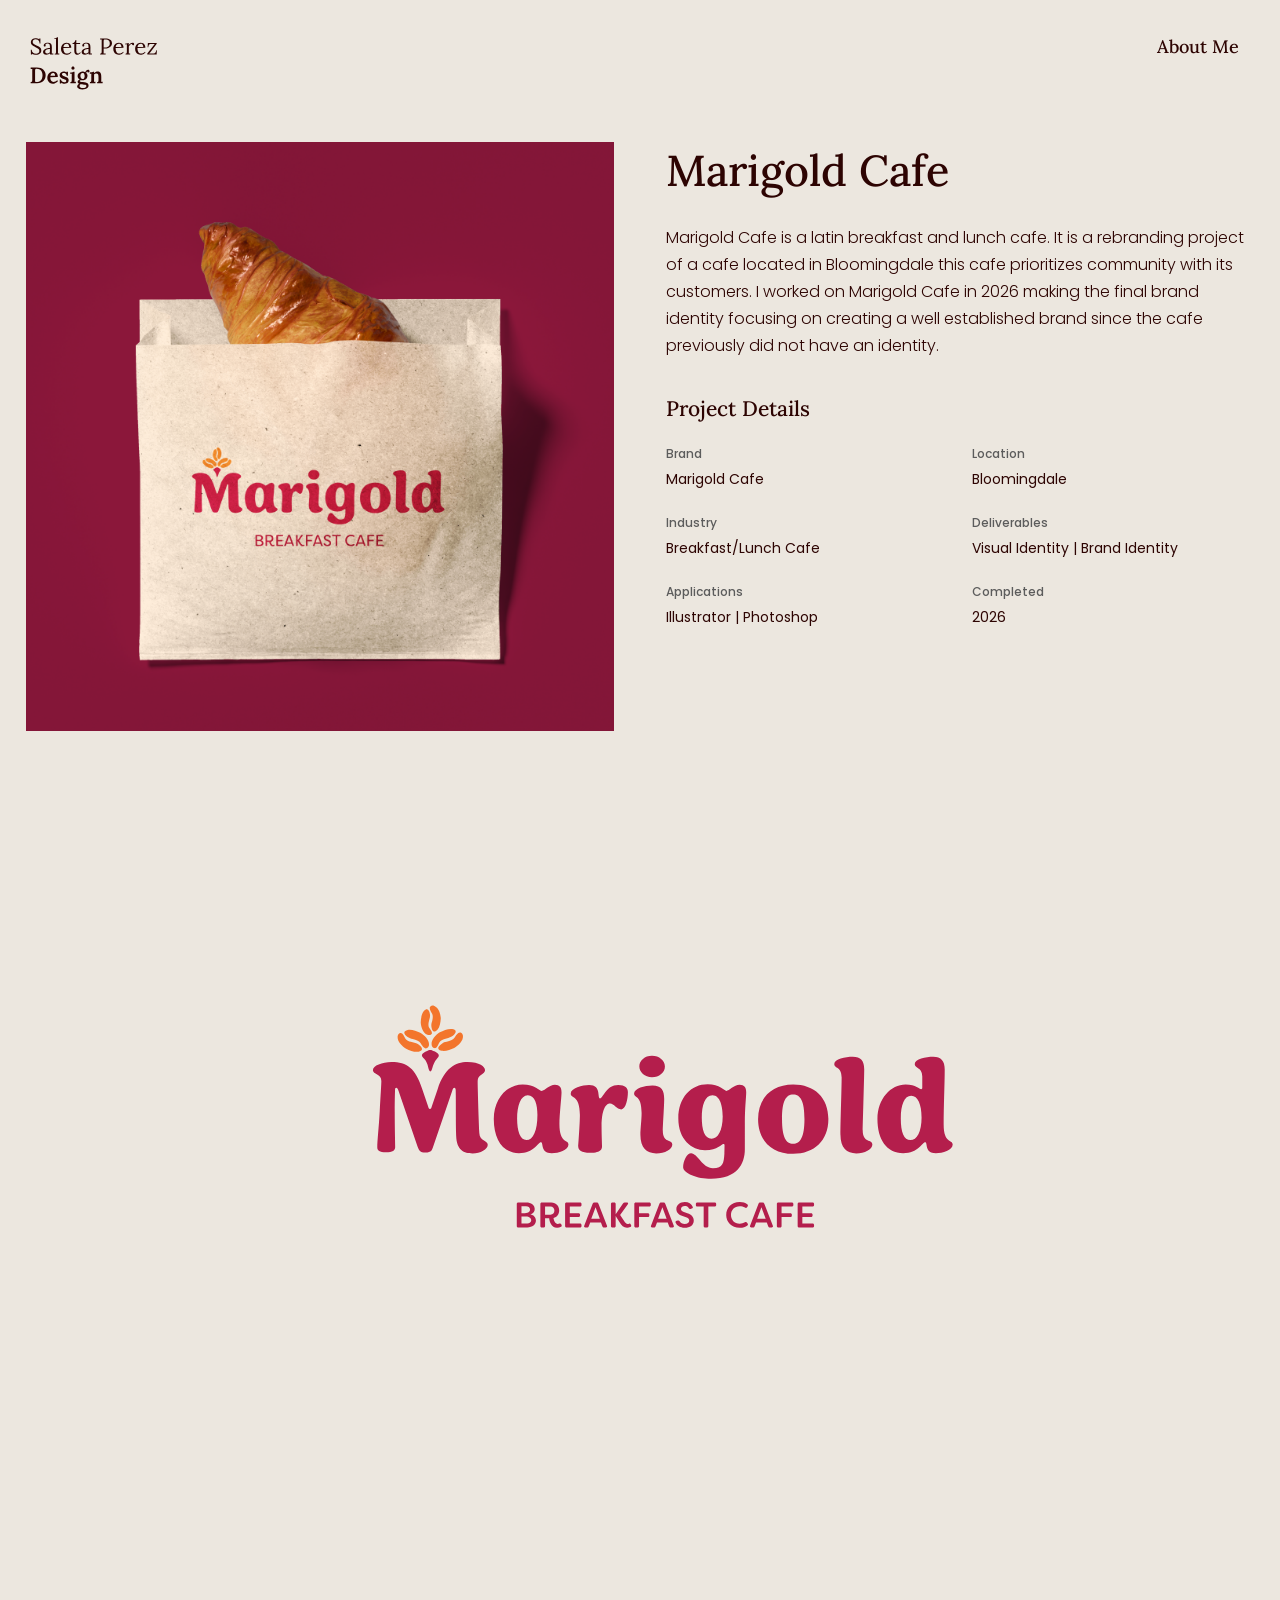
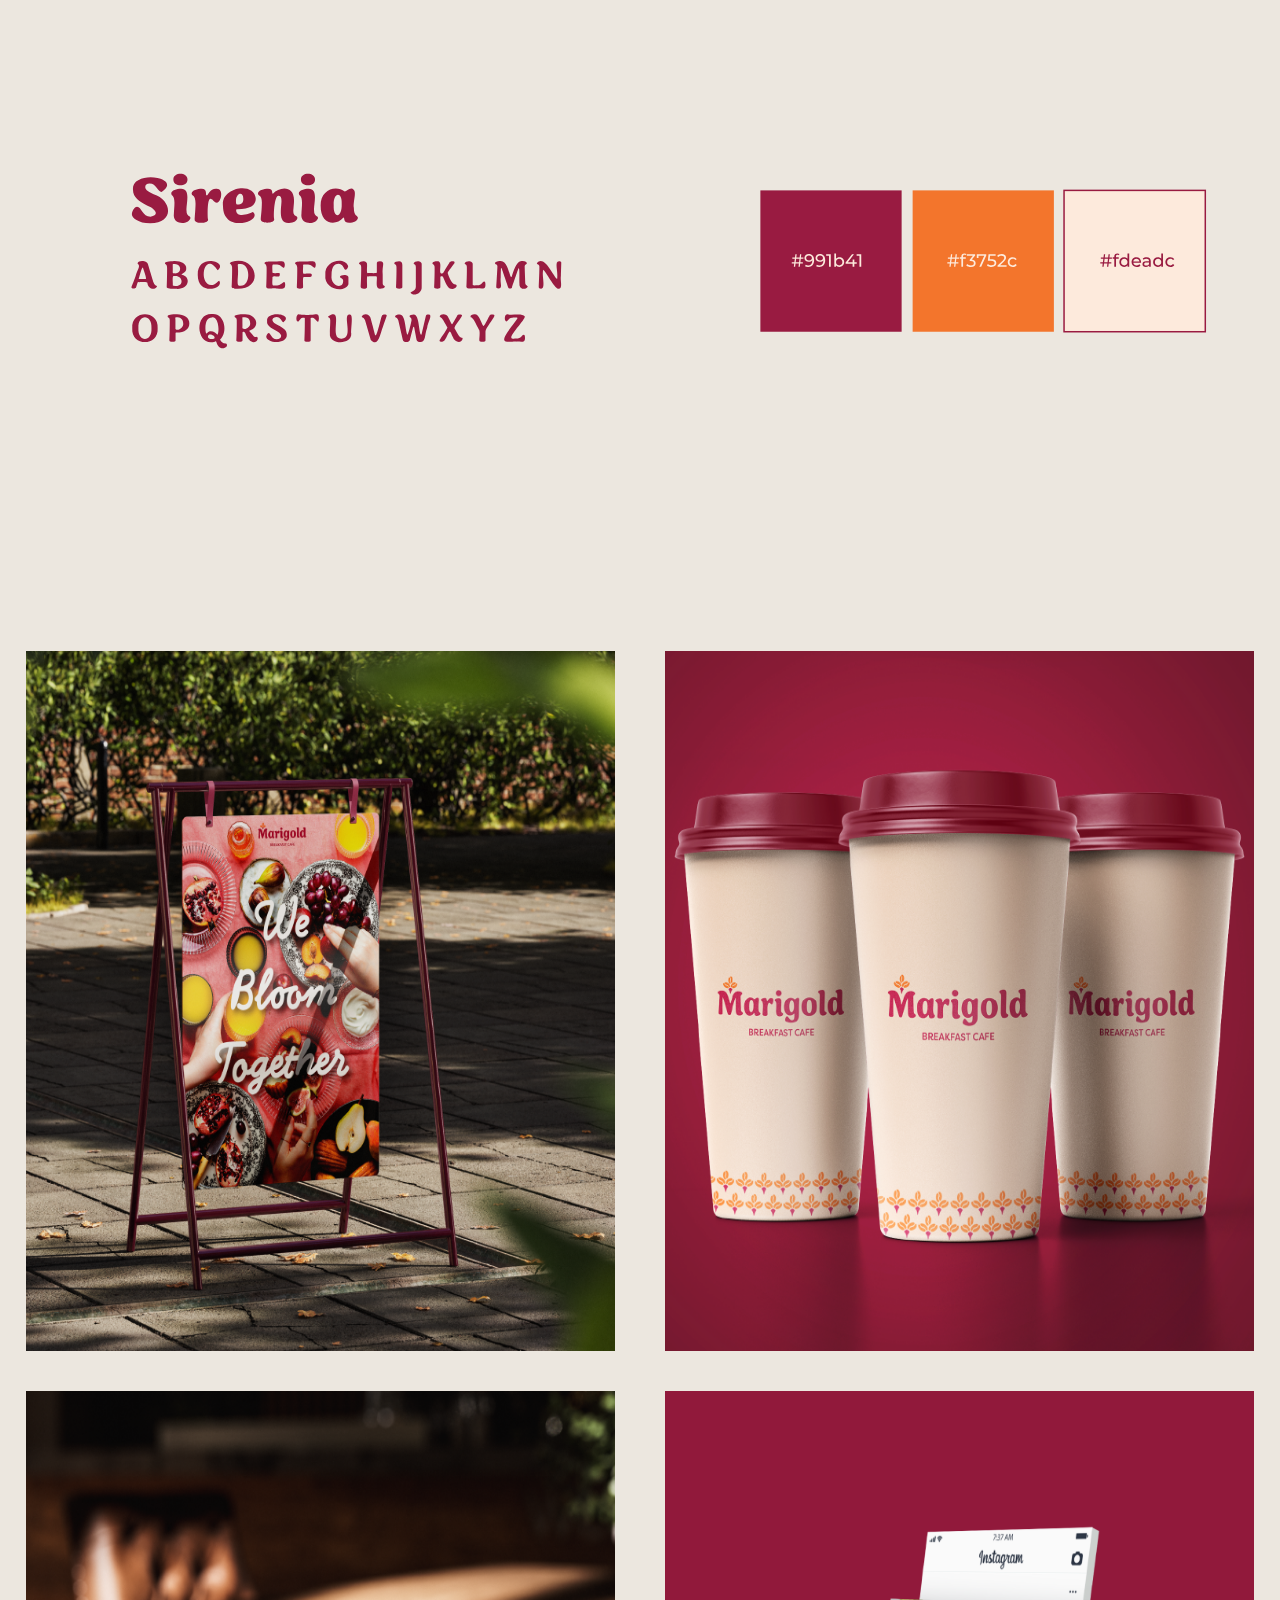
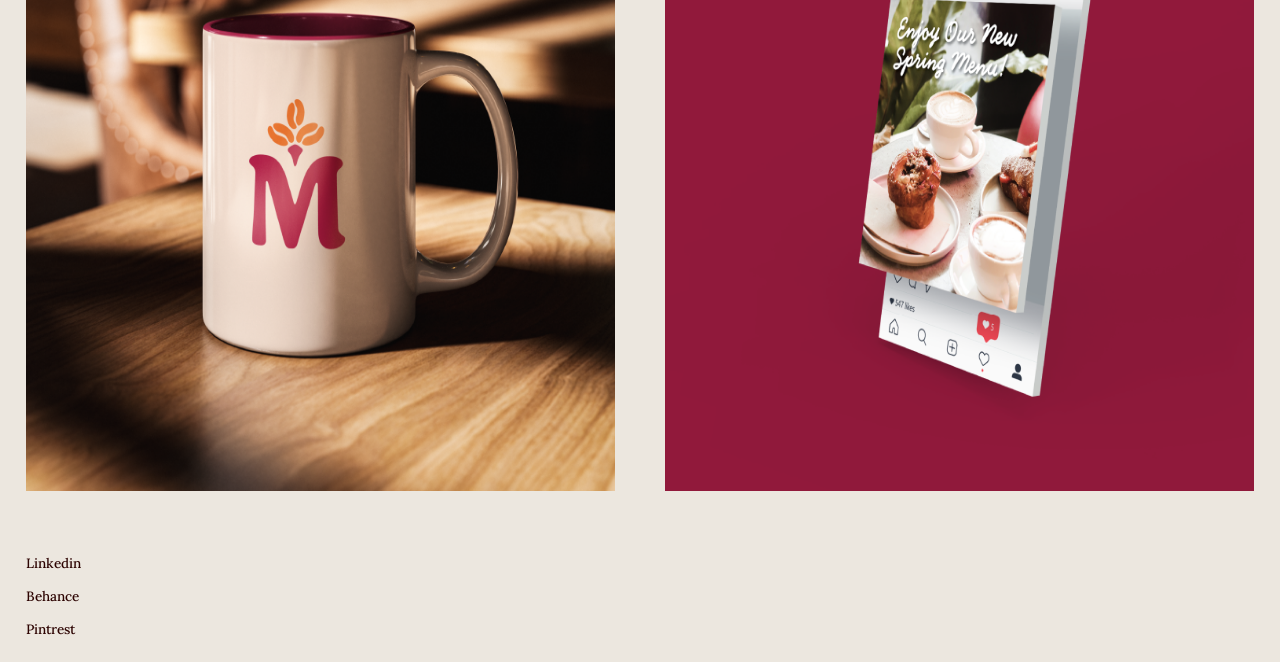
<file: marigold.html>
<!DOCTYPE html>

<html lang="en">
<head>
<meta charset="utf-8"/>
<meta content="width=device-width, initial-scale=1" name="viewport"/>
<title>Saleta Perez Portfolio</title>
<link href="styles/main.css" rel="stylesheet" type="text/css"/>
<link href="styles/tablet.css" media="screen and (min-width: 601px) and (max-width: 999px)" rel="stylesheet"/>
<link href="styles/mobile.css" media="screen and (max-width: 600px)" rel="stylesheet"/>
<link href="https://fonts.googleapis.com/css2?family=Parastoo:wght@400..700&amp;family=Poppins:ital,wght@0,100;0,200;0,300;0,400;0,500;0,600;0,700;0,800;0,900;1,100;1,200;1,300;1,400;1,500;1,600;1,700;1,800;1,900&amp;display=swap" rel="stylesheet"/>

<link href="styles/project-layout.css" rel="stylesheet"/><link href="styles/motion.css" rel="stylesheet">
</head>
<body class="project-page">
<!-- header -->
<header>
<a href="index.html">
<img alt="logo" class="logo-img" src="assets/logo.svg"/>
</a>
<nav>
<a href="aboutme.html">About Me</a>
</nav>
<img alt="image" class="hamburger-button" src="assets/hamburger-menu-btn.svg"/>
<div class="mobile-overlay">
<img alt="image" class="close-button" src="assets/close.svg"/>
<div class="overlay-nav">
<a href="eldorado.html">El Dorado</a>
<a href="soundscape.html">Sound Scape</a>
<a href="crystalspa.html">Crystal Spa</a>
<a href="marigold.html">Marigold Cafe</a>
<a href="blossom.html">Blossom</a>
<a href="aboutme.html">About Me</a>
</div>
</div>
</header>
<!-- project info -->
<div class="container project-intro">
<img alt="decorative-image" class="bg-img" src="assets/pro4.png"/>
<div class="project-info">
<h1>Marigold Cafe</h1>
<p class="project-description">Marigold Cafe is a latin breakfast and lunch cafe. It is a rebranding project of a cafe located in Bloomingdale 
            this cafe prioritizes community with its customers. I worked on Marigold Cafe in 2026 making the final brand identity 
            focusing on creating a well established brand since the cafe previously did not have an identity.</p>
<div class="text-box">
<h3>Project Details</h3>
<div class="text-right">
<dl class="project-facts"><div class="project-fact"><dt>Brand</dt><dd>Marigold Cafe</dd></div><div class="project-fact"><dt>Location</dt><dd>Bloomingdale</dd></div><div class="project-fact"><dt>Industry</dt><dd>Breakfast/Lunch Cafe</dd></div><div class="project-fact"><dt>Deliverables</dt><dd>Visual Identity | Brand Identity</dd></div><div class="project-fact"><dt>Applications</dt><dd>Illustrator | Photoshop</dd></div><div class="project-fact"><dt>Completed</dt><dd>2026</dd></div></dl>

</div>
</div>
</div>
</div>
<!-- Images -->
<div class="container project-media">
<picture class="mobile-artwork"><source media="(max-width: 600px)" srcset="assets/mobile/bclogo.svg"><img alt="decorative-image" class="pro1-img" src="assets/bclogo.svg"/></picture>
</div>

<div class="container project-media">
<picture class="mobile-artwork"><source media="(max-width: 600px)" srcset="assets/mobile/bctype.svg"><img alt="decorative-image" class="pro1-img" src="assets/bctype.svg"/></picture>
<picture class="mobile-artwork"><source media="(max-width: 600px)" srcset="assets/mobile/bccolor.svg"><img alt="decorative-image" class="pro1-img" src="assets/bccolor.svg"/></picture>
</div>

<div class="container project-media">
<img alt="decorative-image" class="pro1-img" src="assets/pro4mc.png"/>
<img alt="decorative-image" class="pro1-img" src="assets/pro4mc2.png"/>
</div>

<div class="container project-media">
<img alt="decorative-image" class="pro1-img" src="assets/pro4mc3.png"/>
<img alt="decorative-image" class="pro1-img" src="assets/pro4mc4.png"/>
</div>

<!-- footer -->
<footer>
<div class="footer-container">
<p><a href="https://www.linkedin.com/in/saleta-perez-a75803266" target="_blank">Linkedin</a></p>
<p><a href="https://www.behance.net/saletaperez" target="_blank">Behance</a></p>
<p><a href="https://www.pinterest.com/189saleta918/" target="_blank">Pintrest</a></p>
</div>
</footer>
<script src="js/script.js"></script>


<script src="js/motion.js"></script>
</body>
</html>
</file>
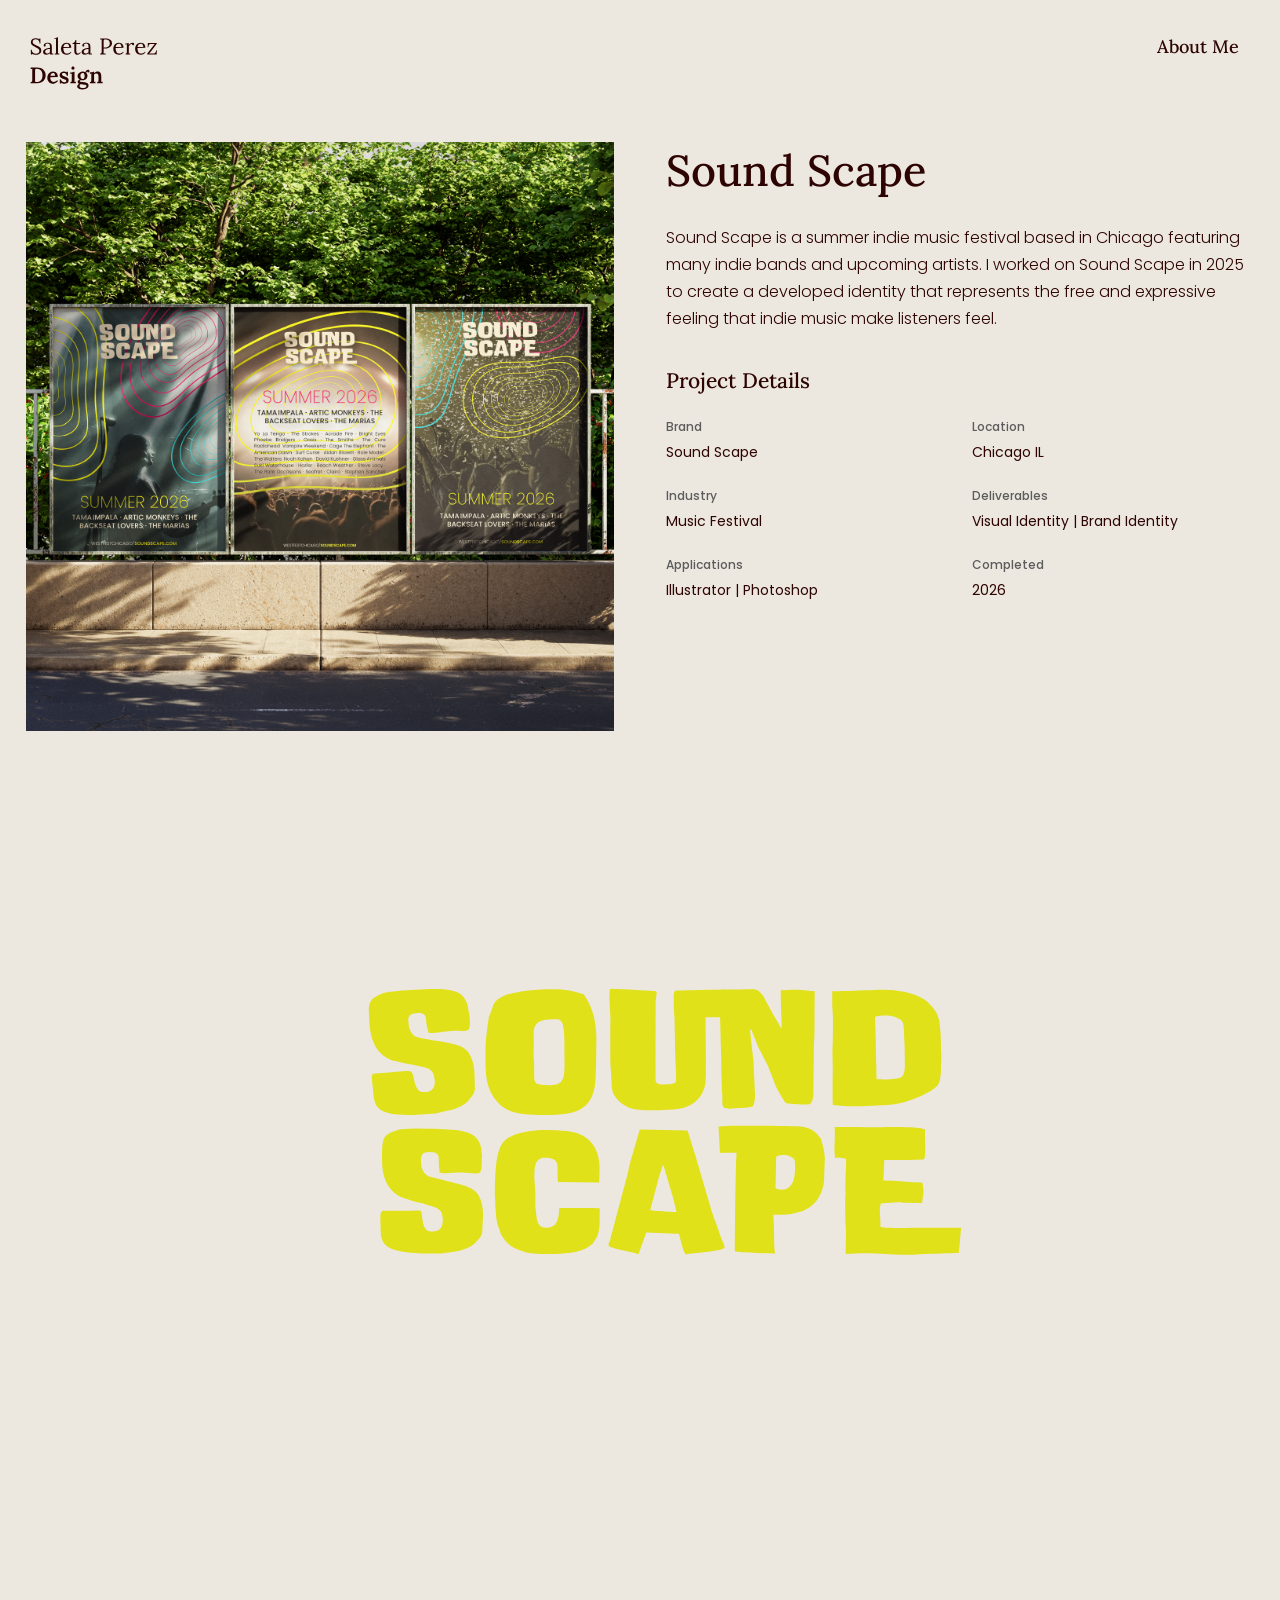
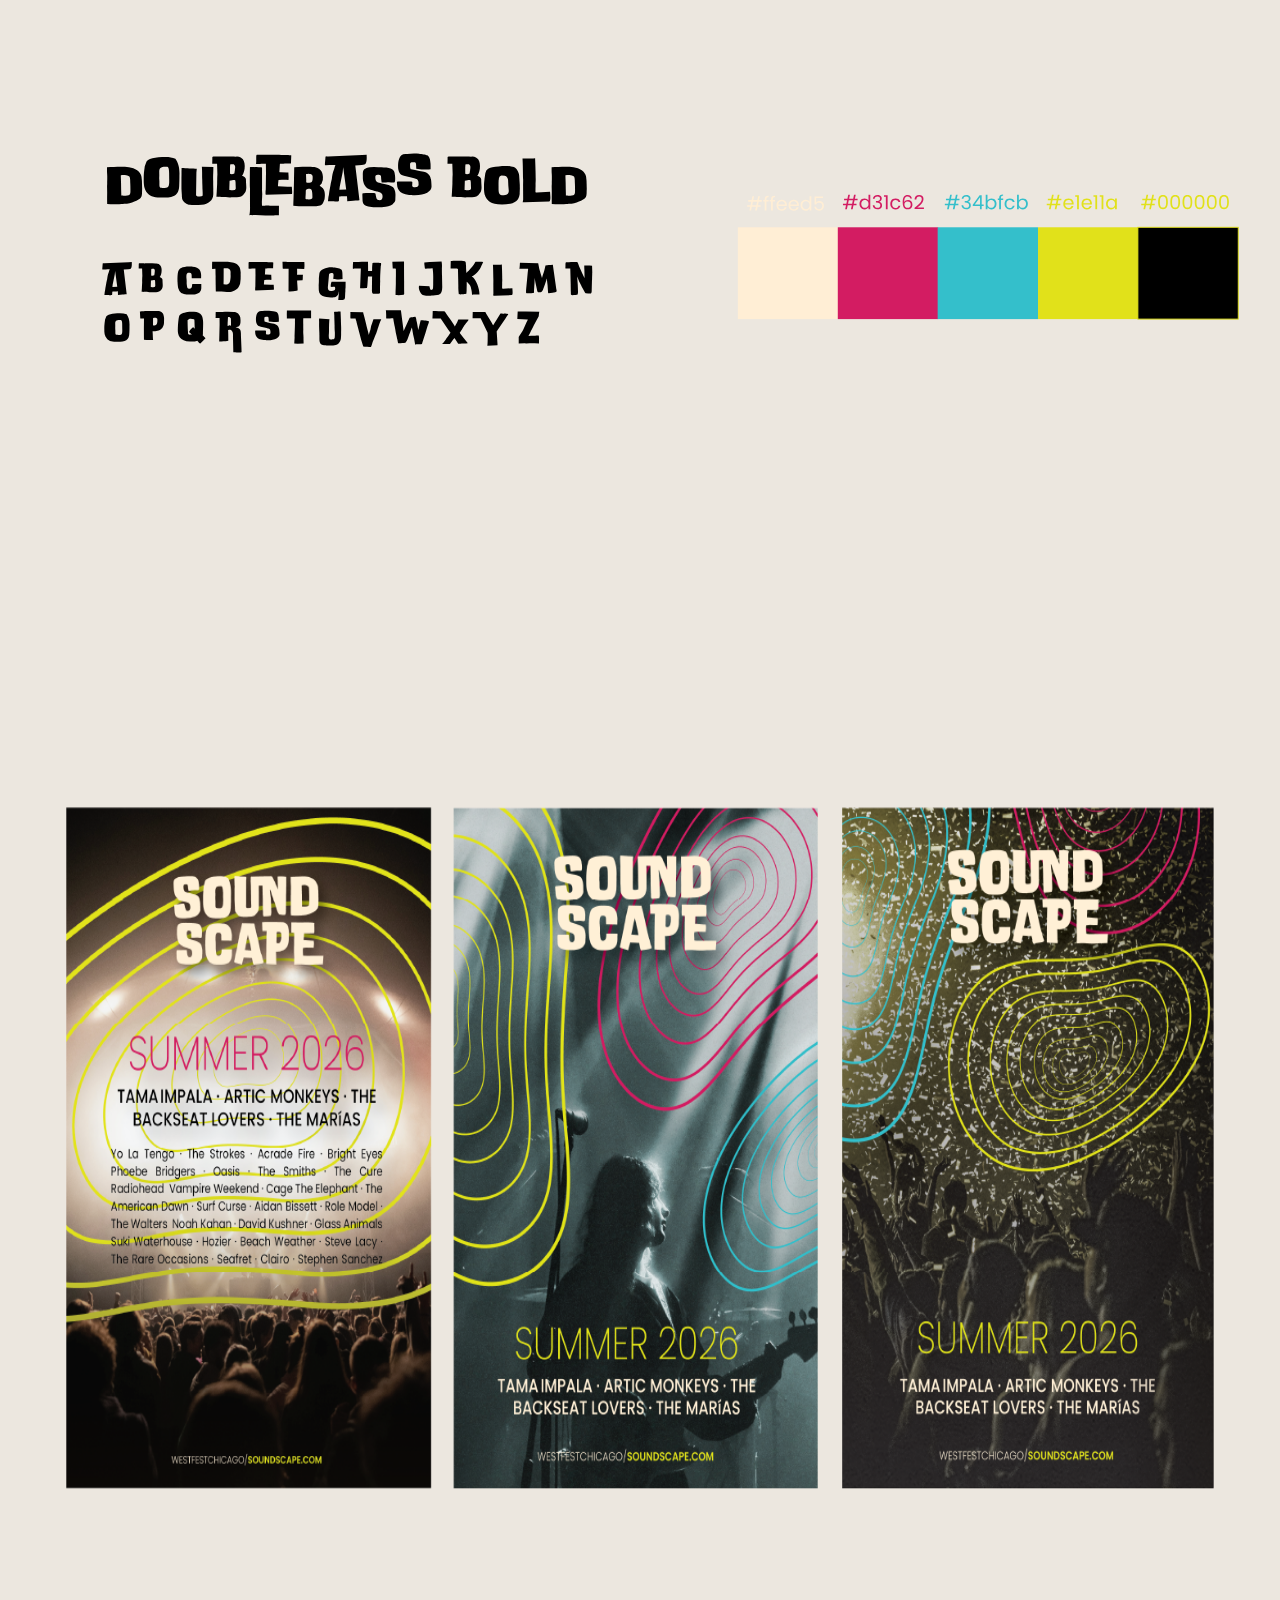
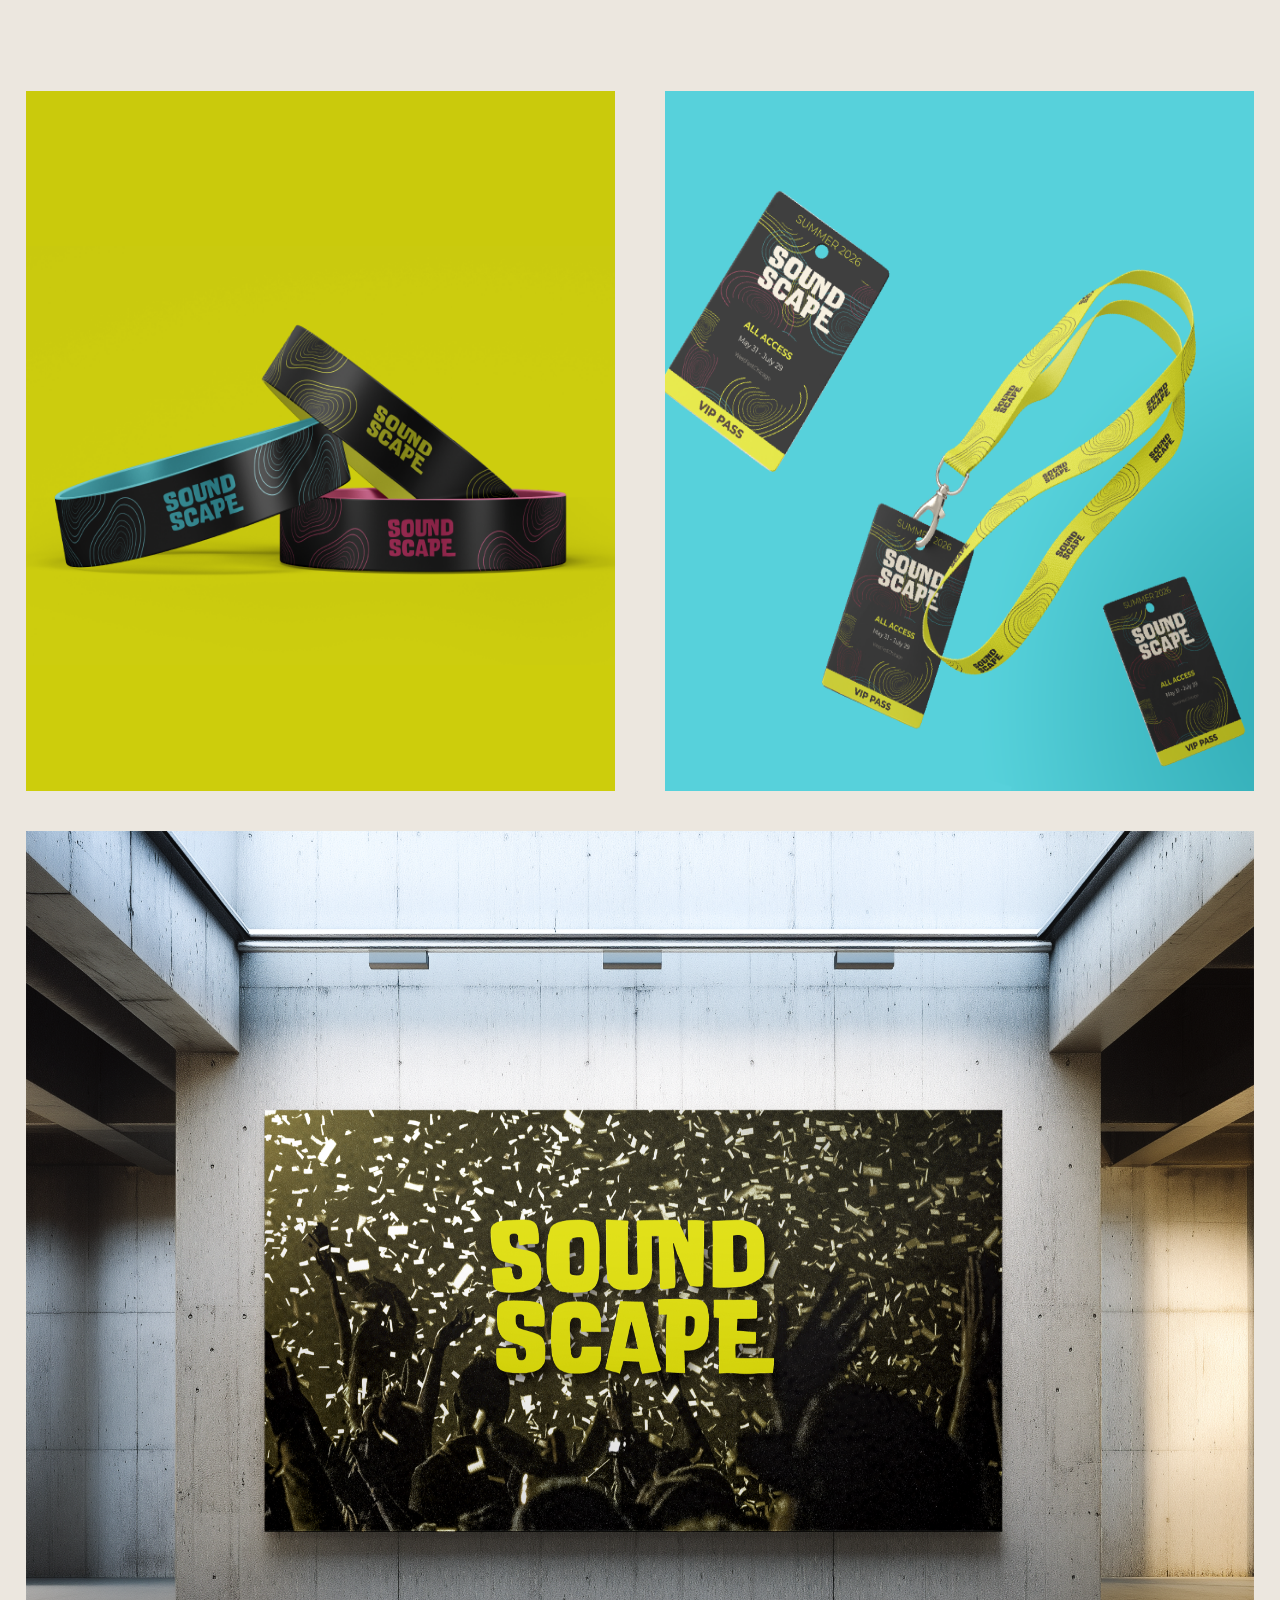
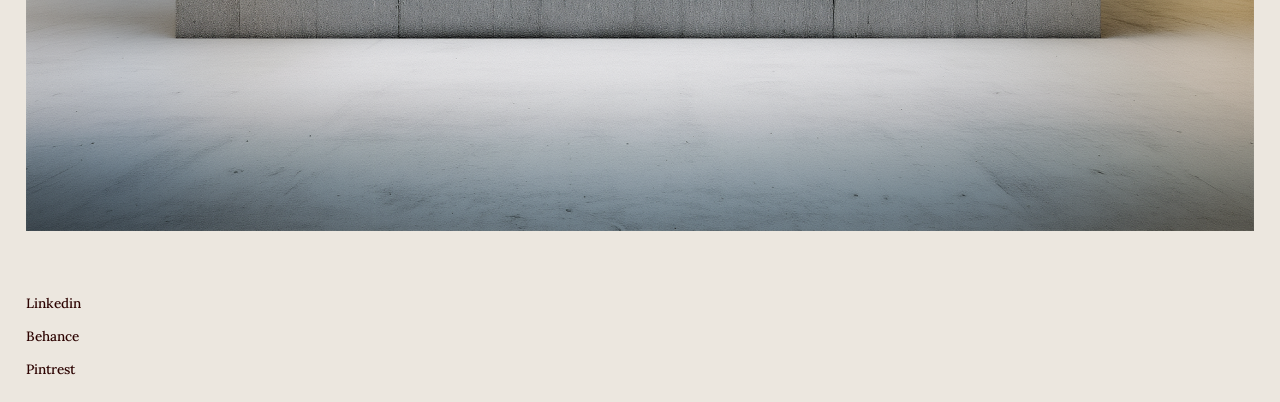
<file: soundscape.html>
<!DOCTYPE html>

<html lang="en">
<head>
<meta charset="utf-8"/>
<meta content="width=device-width, initial-scale=1" name="viewport"/>
<title>Saleta Perez Portfolio</title>
<link href="styles/main.css" rel="stylesheet" type="text/css"/>
<link href="styles/tablet.css" media="screen and (min-width: 601px) and (max-width: 999px)" rel="stylesheet"/>
<link href="styles/mobile.css" media="screen and (max-width: 600px)" rel="stylesheet"/>
<link href="https://fonts.googleapis.com/css2?family=Parastoo:wght@400..700&amp;family=Poppins:ital,wght@0,100;0,200;0,300;0,400;0,500;0,600;0,700;0,800;0,900;1,100;1,200;1,300;1,400;1,500;1,600;1,700;1,800;1,900&amp;display=swap" rel="stylesheet"/>

<link href="styles/project-layout.css" rel="stylesheet"/><link href="styles/motion.css" rel="stylesheet">
</head>
<body class="project-page">
<!-- header -->
<header>
<a href="index.html">
<img alt="logo" class="logo-img" src="assets/logo.svg"/>
</a>
<nav>
<a href="aboutme.html">About Me</a>
</nav>
<img alt="image" class="hamburger-button" src="assets/hamburger-menu-btn.svg"/>
<div class="mobile-overlay">
<img alt="image" class="close-button" src="assets/close.svg"/>
<div class="overlay-nav">
<a href="eldorado.html">El Dorado</a>
<a href="soundscape.html">Sound Scape</a>
<a href="crystalspa.html">Crystal Spa</a>
<a href="marigold.html">Marigold Cafe</a>
<a href="blossom.html">Blossom</a>
<a href="aboutme.html">About Me</a>
</div>
</div>
</header>
<!-- project info -->
<div class="container project-intro">
<img alt="decorative-image" class="bg-img" src="assets/pro2.png"/>
<div class="project-info">
<h1>Sound Scape</h1>
<p class="project-description">Sound Scape is a summer indie music festival based in Chicago featuring many indie bands and upcoming artists. 
        I worked on Sound Scape in 2025 to create a developed identity that represents the free and expressive feeling that indie 
        music make listeners feel.</p>
<div class="text-box">
<h3>Project Details</h3>
<div class="text-right">
<dl class="project-facts"><div class="project-fact"><dt>Brand</dt><dd>Sound Scape</dd></div><div class="project-fact"><dt>Location</dt><dd>Chicago IL</dd></div><div class="project-fact"><dt>Industry</dt><dd>Music Festival</dd></div><div class="project-fact"><dt>Deliverables</dt><dd>Visual Identity | Brand Identity</dd></div><div class="project-fact"><dt>Applications</dt><dd>Illustrator | Photoshop</dd></div><div class="project-fact"><dt>Completed</dt><dd>2026</dd></div></dl>

</div>
</div>
</div>
</div>
<!-- Images -->
<div class="container project-media">
<picture class="mobile-artwork"><source media="(max-width: 600px)" srcset="assets/mobile/sslogo.svg"><img alt="decorative-image" class="pro1-img" src="assets/sslogo.svg"/></picture>
</div>

<div class="container project-media">
<picture class="mobile-artwork"><source media="(max-width: 600px)" srcset="assets/mobile/sstype.svg"><img alt="decorative-image" class="pro1-img" src="assets/sstype.svg"/></picture>
<picture class="mobile-artwork"><source media="(max-width: 600px)" srcset="assets/mobile/sscolor.svg"><img alt="decorative-image" class="pro1-img" src="assets/sscolor.svg"/></picture>
</div>

<div class="container project-media">
<img alt="decorative-image" class="pro2-img" src="assets/ssposters.png"/>
</div>

<div class="container project-media">
<img alt="decorative-image" class="pro1-img" src="assets/pro2mc.png"/>
<img alt="decorative-image" class="pro1-img" src="assets/pro2mc2.png"/>
</div>

<div class="container project-media">
<img alt="decorative-image" class="pro1mc-img" src="assets/pro2mc3.png"/>
</div>

<!-- footer -->
<footer>
<div class="footer-container">
<p><a href="https://www.linkedin.com/in/saleta-perez-a75803266" target="_blank">Linkedin</a></p>
<p><a href="https://www.behance.net/saletaperez" target="_blank">Behance</a></p>
<p><a href="https://www.pinterest.com/189saleta918/" target="_blank">Pintrest</a></p>
</div>
</footer>
<script src="js/script.js"></script>


<script src="js/motion.js"></script>
</body>
</html>
</file>
<file: styles/main.css>
* {box-sizing: border-box; font-family: "poppins", sans-serif; font-weight: 400;}
* {box-sizing: border-box; font-family: "Parastoo", sans-serif; font-weight: 500;}


body {
    background-color: #ECE7DF;
    color: #2D0402;
    margin: 0;
    padding: 0;
}


/* heading */

h1 {
    font-family: "Parastoo";
    display: flex;
    font-size: 80px;  
    color:#2D0402;
}

h2 {
    font-family: "Poppins";
    font-size: larger;
    font-weight: 300;
    color:#2D0402;
}

h3 {
    font-family: "Parastoo";
    display: flex;
    font-size: 30px;  
    color:#2D0402;
}


p {
    font-family: "Poppins";
    font-size: small;
    font-weight: 400;
    color:#5c5c5c;
}

a {
    font-size: larger;
    color:#2D0402;
    text-decoration: none;
}



/* header and nav */

header {
    display: flex;
    justify-content: space-between;
    position: sticky;
    top: 0;
    z-index: 5000;
    height: 110px;
    background-color: #ECE7DF;
    text-align: right;
    padding: 30px 2%;
}

.logo-img {
    display: flex;
    justify-content: center;
    padding-left: 0;
    width: 45%;
}

nav {
    width: 8%;
    height: 30px;
    justify-content: space-between;
    text-align: right;
}

nav a {
    align-items: center;
    text-decoration: none;
    color: #2D0402;
    padding-right: 15px;
    font-weight:500;
    font-size: x-large;
}

.hamburger-button {
    display: none; 
}

.mobile-overlay {
    display: none;
}



/* portfolio main page */

h2 a {
    line-height: 40%;
}

.portfolio{
    display: flex;
    padding: 20% 2%;
    gap: 13px;

}

.projects{
    width: 100%;
    text-align: left;
   
}

.projects img{
    display: flex;
    justify-content: center;
    width: 100%;
    height: auto;
    padding: 1px;
}

.portfolio-grid{
    display: grid;
    grid-template-columns: auto auto;
    gap: 50px;
    padding: 5%;
}

/* el dorado */

.container{
    display: flex;
    justify-content: center;
    gap: 50px;
    width: 100%;
    display:flex;
    
}

.bg-img{
    width: 100%;
    height: 800px;
}


.pro1-img{
    display: flex;
    padding: 50px 2%;
    width: 100%;
    height: 700px;
    gap: 20px;
}


.pro1mc-img{
    padding: 5px 2%;
    width: 100%;
    height: 1000px;
}


.project-info{
    padding-right: 3%;
    text-align: left;

}

.text-box{
    gap: 50px;
}

.text-info{
    display: flex;
    justify-content: space-between;
    flex-direction: row;
}

.text-left, .text-right{
    gap: 50px;
    width: 100%;
}

.additional-text{
    display: none;
    gap: 50px;
}



/* sound scape */

.pro2-img{
    display: flex;
    padding: 5px 2%;
    width: 100%;
    height: 1000px;
}


.pro2mc-img{
    padding: 5px 2%;
    width: 100%;
    height: 1500px;
}
    




/* about me */


.aboutme-info{
    padding: 30px;
}

.carousel {
    display: flex;
    position: relative;
    width: 600px;
    margin: 15px auto;
}

.carousel-images {
    position: relative;
    display: block;
    width: 100%;
}

.prev, .next {
    position: absolute;
    top: 40%;
    width: 50px;
    height: 50px;
    cursor: pointer;
}

.prev {
    left: 5px;
}

.next {
    right: 5px;
}



/* footer and icons */

footer {
    height: 250px;
    padding: 30px 2%;
    background: #ECE7DF; 
}

footer a {
    display: flex;
    text-align: left;
    flex-direction: column;
    font-size: x-large;
    text-decoration: none;
    line-height: 50%;
    padding: 8px;
}

.footer-container {
    display: flex;
    flex-direction: column;
    text-align: right;
    justify-content: space-between;
    padding-bottom: 3%;
}

.icons {
    width: 10%;
}
/* Desktop navigation should fit its label instead of a narrow percentage. */
@media (min-width: 1000px) {
    header > nav {
        width: auto;
        flex: 0 0 auto;
    }
    header > nav > a {
        white-space: nowrap;
    }
}

/* Compact footer rhythm shared by every page. */
body > footer {
    height: auto;
    min-height: 0;
    padding-top: 20px;
    padding-bottom: 20px;
}
body > footer .footer-container {
    gap: 8px;
    padding-top: 0;
    padding-bottom: 0;
}
body > footer .footer-container p { margin: 0; }
body > footer a {
    padding-top: 0;
    padding-bottom: 0;
    font-size: 16px;
    line-height: 1.4;
}
@media (max-width:600px) {
    body > footer a { font-size: 14px; }
}

/* Footer links align to the same page inset as the main content. */
body > footer .footer-container {
    text-align: left;
    align-items: flex-start;
}
body > footer a {
    padding-left: 0;
    padding-right: 0;
    font-size: 18px;
}
@media (max-width:600px) {
    body > footer a { font-size: 16px; }
}
</file>
<file: styles/tablet.css>
/* heading */

h1 {
    display: flex;
    padding-top: 40px;
    font-size: 40px;  
}

h2 {
    font-size: medium;
    font-weight: 300;
}

p {
    font-size: small;
}

a {
    font-size: larger;
}


/* header and nav */

header {
    padding: 30px 2%;
    width: 100%;
}

.logo-img {
    padding-left: 10px;
    width: 50%;
}

nav {
    width: 40%;
}

nav a {
    padding-right: 15px;
    font-size: large;
}



/* el dorado */


.container{
    width: 1000px;
    gap: 30px;
}

.bg-img{
    width: 50%;
    height: 500px;
}


.project-info{
    padding-right: 3%;
    text-align: left;

}


.pro1-img{
    display: flex;
    padding: 30px 2%;
    width: 90%;
    height: 500px;
}


.pro1mc-img{
    padding: 30px 2%;
    width: 100%;
    height: 800px;
}

/* sound scape */

.pro2-img{
    padding: 30px 2%;
    width: 100%;
    height: 750px;
}


.pro2mc-img{
    padding: 30px 2%;
    width: 100%;
    height: 500px;
}


/* footer and icons */

footer {
    height: 270px;
    width: 100%;
    padding: 30px 2%;
}

footer a {
    font-size: large;
}

.footer-container { 
    padding-bottom: 3%;
}

.icons {
    width: 20%;
}
</file>
<file: styles/mobile.css>
/* heading */

h1 {
    font-size: 50px;  
}

h2 {
    font-size: larger;
}

p {
    font-size: small;
}

a {
    font-size: larger;
}


/* header and nav */

header {
    padding: 30px 2%;
    height: 100px;
    width: 500px;
}

.logo-img {
    padding-left: 0;
    width: 40%;
}

nav {
    width: 25%;
    display: none;
}

nav a {
    padding-right: 15px;
    font-size: medium;
}

.hamburger-button {
    display: block; 
    width: 10%;
}

.mobile-overlay {
    display: flex;
    justify-content: center;

    position: fixed;
    top: 0;
    left: 0;
    width: 100%;
    height: 100vh;

    background: #ECE7DF;
    z-index: 1000;

    transform: translateX(100%);
    transition: transform 0.5s ease;
}

.overlay-open {
    transform: translateX(0);
}

.mobile-overlay a {
    font-size: x-large;
    color: black;
}

.close-button {
    width: 10%;
    position: fixed;
    top: 33px;
    right: 21px;
    
}

.overlay-nav {
    display: flex;
    flex-direction: column;
    justify-content: center;
    text-align: center;
    gap: 10px;
}


/* portfolio main page */


.portfolio{
    display: flex;
    flex-direction: column;
    align-items: center;
    justify-content: center;
    padding: 5%;
    width: 500px;
    height: 100%;

}

.projects{
    width: 100%;
   
}

.projects img{
    width: 100%;
    height: auto;
    padding: 1px;
}

.portfolio-grid{
    padding: 5%;
    display: flex;
    flex-direction: column;
}


/* el dorado */

.container{
    display: flex;
    flex-direction: column;
    align-items: center;
    padding: 5%;
    width: 100%;    
}

.bg-img{
    width: 100%;
    height: 100%;
}

.pro1-img{
    padding: 5px ;
    width: 100%;
    height: 400px;
    gap: 20px;
}

.pro2-img{
    padding: 5px;
    width: 100%;
    height: 400px;
    gap: 20px;
}



.pro1mc-img{
    padding: 5px;
    width: 100%;
    height: 100%;
}


.project-info{
    padding-right: 3%;
    text-align: left;

}






/* about me */


.aboutme-info{
    padding: 30px;
}

.carousel {
    display: flex;
    position: relative;
    width: 400px;
    margin: 15px auto;
}

.carousel-images {
    position: relative;
    padding-bottom: 30px;
    display: block;
    width: 100%;
}


/* footer and icons */

footer {
    height: 200px;
    width: 500px;
    padding: 30px 2%;
}

footer a {
    font-size: medium;

}

.footer-container { 
    padding-bottom: 3%;
}

.icons {
    width: 20%;
}
/* Let the sticky phone header reserve its full rendered height in page flow. */
body > header {
    box-sizing: border-box;
    position: sticky;
    top: 0;
    width: 100%;
    height: auto;
    min-height: 100px;
    align-items: center;
    flex-shrink: 0;
}
body > header > a { line-height: 0; }
body > header > .hamburger-button {
    align-self: center;
    height: auto;
    object-fit: contain;
}
html { scroll-padding-top: calc(var(--mobile-header-height, 100px) + 16px); }

/* Start the phone menu near the top, with every link horizontally centered. */
.mobile-overlay {
    align-items: flex-start;
    justify-content: center;
    height: 100dvh;
    padding: calc(var(--mobile-header-height, 100px) + 16px) 24px 32px;
    overflow-y: auto;
}
.mobile-overlay .overlay-nav {
    flex: 0 0 auto;
    width: 100%;
    justify-content: flex-start;
    align-items: center;
    text-align: center;
    gap: 14px;
}
</file>
<file: styles/layout.css>
/* Shared page edges for the home and about pages. */
:is(.home-page,.about-page) {
  --page-gutter: 2%;
  --page-max: none;
}
:is(.home-page,.about-page) > footer,
.home-page > .portfolio-grid,
.about-page > .about-layout {
  box-sizing: border-box;
  width: calc(100% - 2 * var(--page-gutter));
  max-width: var(--page-max);
  margin-inline: auto;
  padding-inline: 0;
}
:is(.home-page,.about-page) footer a { padding-inline: 0; }
.home-page > .portfolio-grid {
  grid-template-columns: repeat(2, minmax(0, 1fr));
  gap: 50px;
  padding-block: 48px;
}
.home-page a.projects {
  display: block;
  min-width: 0;
  width: 100%;
  font-size: 1rem;
  text-decoration: none;
}
.home-page .projects img { padding: 0; }
.home-page .projects h2 {
  font-size: 24px;
  margin: 16px 0 6px;
}
.home-page .projects p { margin: 0; }
.home-page a.projects:focus-visible {
  outline: 2px solid currentColor;
  outline-offset: 8px;
}
.about-page .about-layout {
  display: grid;
  grid-template-columns: minmax(0, 1.1fr) minmax(0, 1fr);
  gap: clamp(32px, 5vw, 80px);
  align-items: center;
  padding-block: 48px 64px;
}
.about-page .about-layout > .container {
  display: block;
  width: 100%;
  min-width: 0;
  padding: 0;
}
.about-page .aboutme-info { padding: 0; }
.about-page .aboutme-info h1 {
  font-size: clamp(40px, 4.5vw, 68px);
  line-height: 1.1;
  margin: 0 0 24px;
  padding: 0;
}
.about-page .about-copy {
  font-family: 'Poppins', sans-serif;
  font-size: 16px;
  font-weight: 300;
  line-height: 1.75;
  color: inherit;
  margin: 0;
}
.about-page .about-layout > .carousel {
  width: 100%;
  min-width: 0;
  max-width: none;
  margin: 0;
}
.about-page .carousel-images {
  width: 100%;
  height: auto;
  padding: 0;
}
@media (max-width: 999px) {
  :is(.home-page,.about-page) { --page-gutter: 2%; }
  .home-page > .portfolio-grid { gap: 32px; }
  .about-page .about-layout { gap: 32px; align-items: start; }
  .about-page .about-copy { font-size: 14px; }
}
@media (max-width: 600px) {
  :is(.home-page,.about-page) { --page-gutter: 2%; }
  .home-page > .portfolio-grid {
    display: grid;
    grid-template-columns: minmax(0, 1fr);
    gap: 36px;
    padding-block: 24px;
  }
  .home-page .projects h2 { font-size: 22px; }
  .about-page .about-layout {
    grid-template-columns: minmax(0, 1fr);
    gap: 32px;
    padding-block: 24px 40px;
  }
}

/* Keep the original header geometry, with a responsive viewport width. */
:is(.home-page,.about-page) > header {
  width: 100%;
  max-width: none;
  margin-inline: 0;
  padding-left: 2%;
  padding-right: 2%;
}

@media (max-width: 600px) {
  :is(.home-page,.about-page) { --page-gutter: calc(2% + 10px); }
  :is(.home-page,.about-page) > header {
    padding-left: var(--page-gutter);
    padding-right: var(--page-gutter);
  }
}

/* Match project-title weight and keep About links on the body-text scale. */
.home-page .projects h2 { font-family: 'Parastoo', serif; font-weight: 500; }
.about-page .about-copy a {
  font: inherit;
  color: inherit;
  text-decoration: underline;
  text-underline-offset: 3px;
}
</file>
<file: styles/motion.css>
/* Motion adds feedback without changing the established layout or palette. */
:root { --motion-ease: cubic-bezier(.16,1,.3,1); }
.portfolio-grid > a.projects {
  transition: transform 450ms var(--motion-ease);
}
.portfolio-grid > a.projects h2 { text-decoration: none; }
nav a, footer a {
  transition: opacity 200ms ease;
}
:is(.hamburger-button,.close-button,.prev,.next) {
  cursor: pointer;
  transition: transform 250ms var(--motion-ease), opacity 200ms ease;
}
.about-page .carousel { isolation: isolate; }
.about-page .carousel-outgoing {
  position: absolute;
  inset: 0;
  width: 100%;
  height: 100%;
  padding: 0;
  object-fit: contain;
  pointer-events: none;
  z-index: 1;
}
.about-page .carousel :is(.prev,.next) { z-index: 2; }
:is(a,[role='button']):focus-visible {
  outline: 2px solid currentColor;
  outline-offset: 5px;
}
@media (hover: hover) {
  .portfolio-grid > a.projects:hover { transform: translateY(-6px); }
  nav a:hover, footer a:hover { opacity: .6; }
  :is(.hamburger-button,.close-button,.prev,.next):hover { transform: scale(1.08); }
}
@media (prefers-reduced-motion: reduce) {
  .portfolio-grid > a.projects,
  .portfolio-grid > a.projects h2,
  nav a, footer a,
  .mobile-overlay,
  :is(.hamburger-button,.close-button,.prev,.next) { transition: none; }
  .portfolio-grid > a.projects:hover,
  :is(.hamburger-button,.close-button,.prev,.next):hover { transform: none; }
}
</file>
<file: styles/project-layout.css>
/* Project content follows the original header's 2% page edges. */
.project-page { --page-gutter: 2%; --section-gap: 72px; }
.project-page > :is(header,footer) {
  width: 100%;
  padding-inline: var(--page-gutter);
}
.project-page > .project-intro {
  box-sizing: border-box;
  width: calc(100% - 2 * var(--page-gutter));
  min-width: 0;
  max-width: none;
  margin: 0 auto var(--section-gap);
  padding: 0;
}
.project-page > .project-intro {
  display: grid;
  grid-template-columns: repeat(2, minmax(0, 1fr));
  align-items: start;
  gap: clamp(28px, 4vw, 64px);
  margin-top: 32px;
}
.project-page .project-intro > .bg-img {
  width: 100%;
  height: auto;
  padding: 0;
  margin: 0;
  display: block;
}
.project-page .project-info {
  min-width: 0;
  padding: 0;
  margin: 0;
}
.project-page .project-info h1 {
  display: block;
  margin: 0 0 24px;
  padding: 0;
  font-size: clamp(44px, 4.5vw, 72px);
  font-weight: 500;
  line-height: 1;
}
.project-page .project-description {
  margin: 0;
  font-family: 'Poppins', sans-serif;
  font-size: 16px;
  line-height: 1.7;
  font-weight: 300;
  color: #2D0402;
}
.project-page .text-box { margin-top: 32px; }
.project-page .text-box h3 {
  display: block;
  margin: 0 0 20px;
  font-size: 28px;
  font-weight: 500;
  line-height: 1.2;
}
.project-page .project-facts {
  display: grid;
  grid-template-columns: repeat(2, minmax(0, 1fr));
  gap: 24px;
  margin: 0;
}
.project-page .project-fact { min-width: 0; }
.project-page .project-fact dt {
  margin: 0 0 6px;
  font-family: 'Poppins', sans-serif;
  font-size: 12px;
  line-height: 1.5;
  font-weight: 500;
  color: #5c5c5c;
}
.project-page .project-fact dd {
  margin: 0;
  font-family: 'Poppins', sans-serif;
  font-size: 14px;
  line-height: 1.5;
  font-weight: 400;
  color: #2D0402;
  overflow-wrap: break-word;
}
@media (min-width: 601px) and (max-width: 999px) {
  .project-page .project-description { font-size: 14px; }
  .project-page .project-facts { gap: 20px 16px; }
  .project-page .project-fact dd { font-size: 13px; }
}
@media (max-width: 600px) {
  .project-page { --section-gap: 48px; }
  .project-page > .project-intro {
    grid-template-columns: minmax(0, 1fr);
    gap: 28px;
    margin-top: 20px;
  }
  .project-page .project-info h1 { font-size: 44px; margin-bottom: 20px; }
  .project-page .project-description { font-size: 14px; }
  .project-page .text-box { margin-top: 28px; }
  .project-page .text-box h3 { font-size: 26px; }
  .project-page .project-facts { gap: 20px 16px; }
}

/* One compact section rhythm, independent of the existing image widths. */
.project-page { --section-gap: 40px; }
.project-page > .project-media {
  margin-top: 0;
  margin-bottom: var(--section-gap);
  padding-top: 0;
  padding-bottom: 0;
}
.project-page .project-media > img {
  padding-top: 0;
  padding-bottom: 0;
  margin-top: 0;
  margin-bottom: 0;
}
@media (max-width: 600px) {
  .project-page { --section-gap: 24px; }
}

/* All project content follows the header inset, including image sections. */
.project-page > .project-media {
  box-sizing: border-box;
  width: calc(100% - 2 * var(--page-gutter));
  max-width: none;
  min-width: 0;
  margin-left: auto;
  margin-right: auto;
  padding-left: 0;
  padding-right: 0;
}
.project-page .project-media > img {
  min-width: 0;
  max-width: 100%;
  padding-left: 0;
  padding-right: 0;
}

/* Mobile header and every detail section share one 2% gutter. */
@media (max-width: 600px) {
  .project-page { --page-gutter: 2%; }
  .project-page > header {
    box-sizing: border-box;
    width: 100%;
    padding-inline: var(--page-gutter);
  }
  .project-page > :is(.project-intro,.project-media) {
    box-sizing: border-box;
    width: calc(100% - 2 * var(--page-gutter));
    margin-inline: auto;
    padding-inline: 0;
  }
  .project-page :is(.project-info,.text-box,.text-right) {
    width: 100%;
    min-width: 0;
    padding-inline: 0;
    margin-inline: 0;
  }
  .project-page :is(.project-intro,.project-media) > img {
    padding-inline: 0;
    margin-inline: 0;
  }
}

@media (max-width: 600px) {
  .project-page > header .logo-img {
    padding-left: 0;
    margin-left: 0;
  }
}

/* Match the preferred original header inset: 2% plus 10px. */
@media (max-width: 600px) {
  .project-page { --page-gutter: calc(2% + 10px); }
  .project-page > header .logo-img {
    padding-left: 0;
    margin-left: 0;
  }
}

/* Picture sources swap the artwork without altering desktop flex geometry. */
.project-page .project-media > picture.mobile-artwork {
  display: contents;
}
.project-page .project-media > picture.mobile-artwork > img {
  min-width: 0;
  max-width: 100%;
  padding: 0;
  margin: 0;
}
@media (max-width: 600px) {
  /* Size every mobile image by its own ratio, not the old 400/1500px boxes. */
  .project-page .project-media img {
    display: block;
    width: 100%;
    height: auto;
    max-height: none;
    object-fit: contain;
    padding: 0;
    margin: 0;
  }
  .project-page > .project-media {
    gap: 24px;
  }
}

/* Give the cropped mobile artwork a little more breathing room. */
@media (max-width: 600px) {
  .project-page { --section-gap: 32px; }
  .project-page > .project-media { gap: 32px; }
}
</file>
